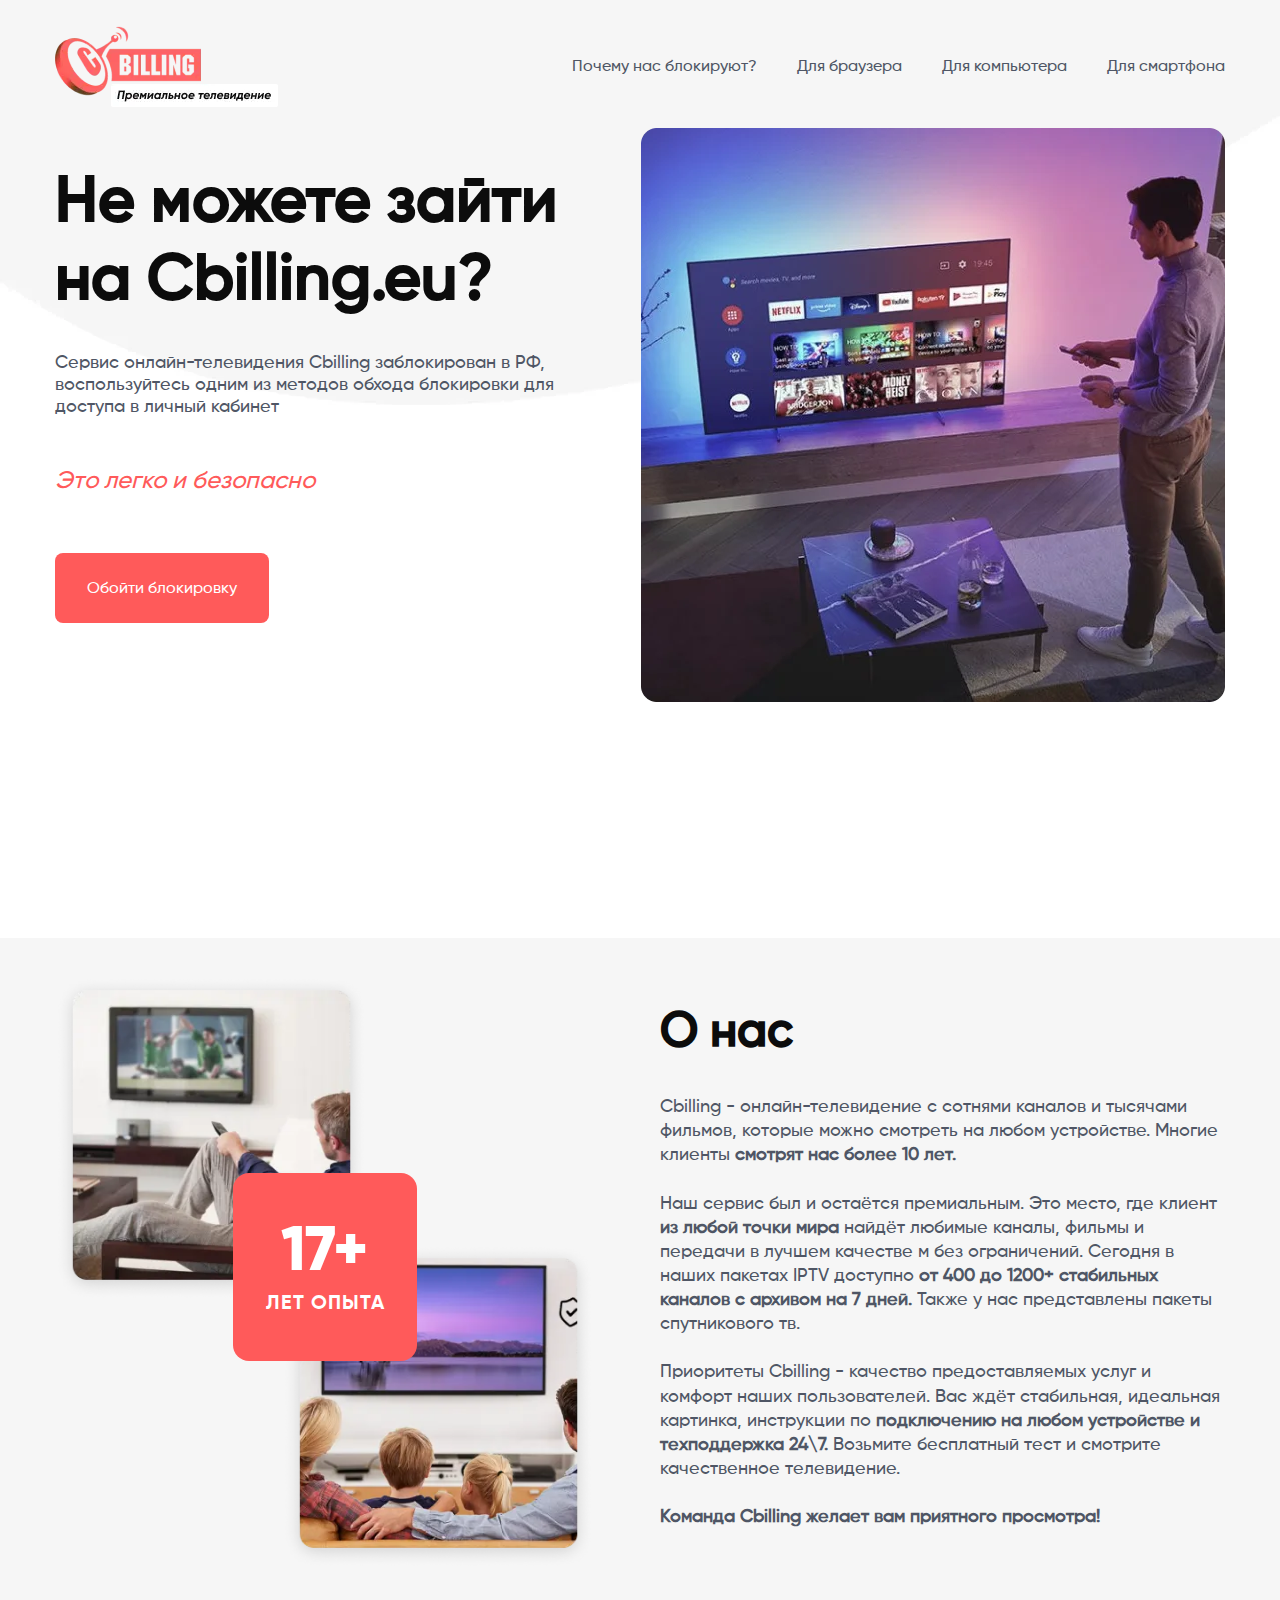
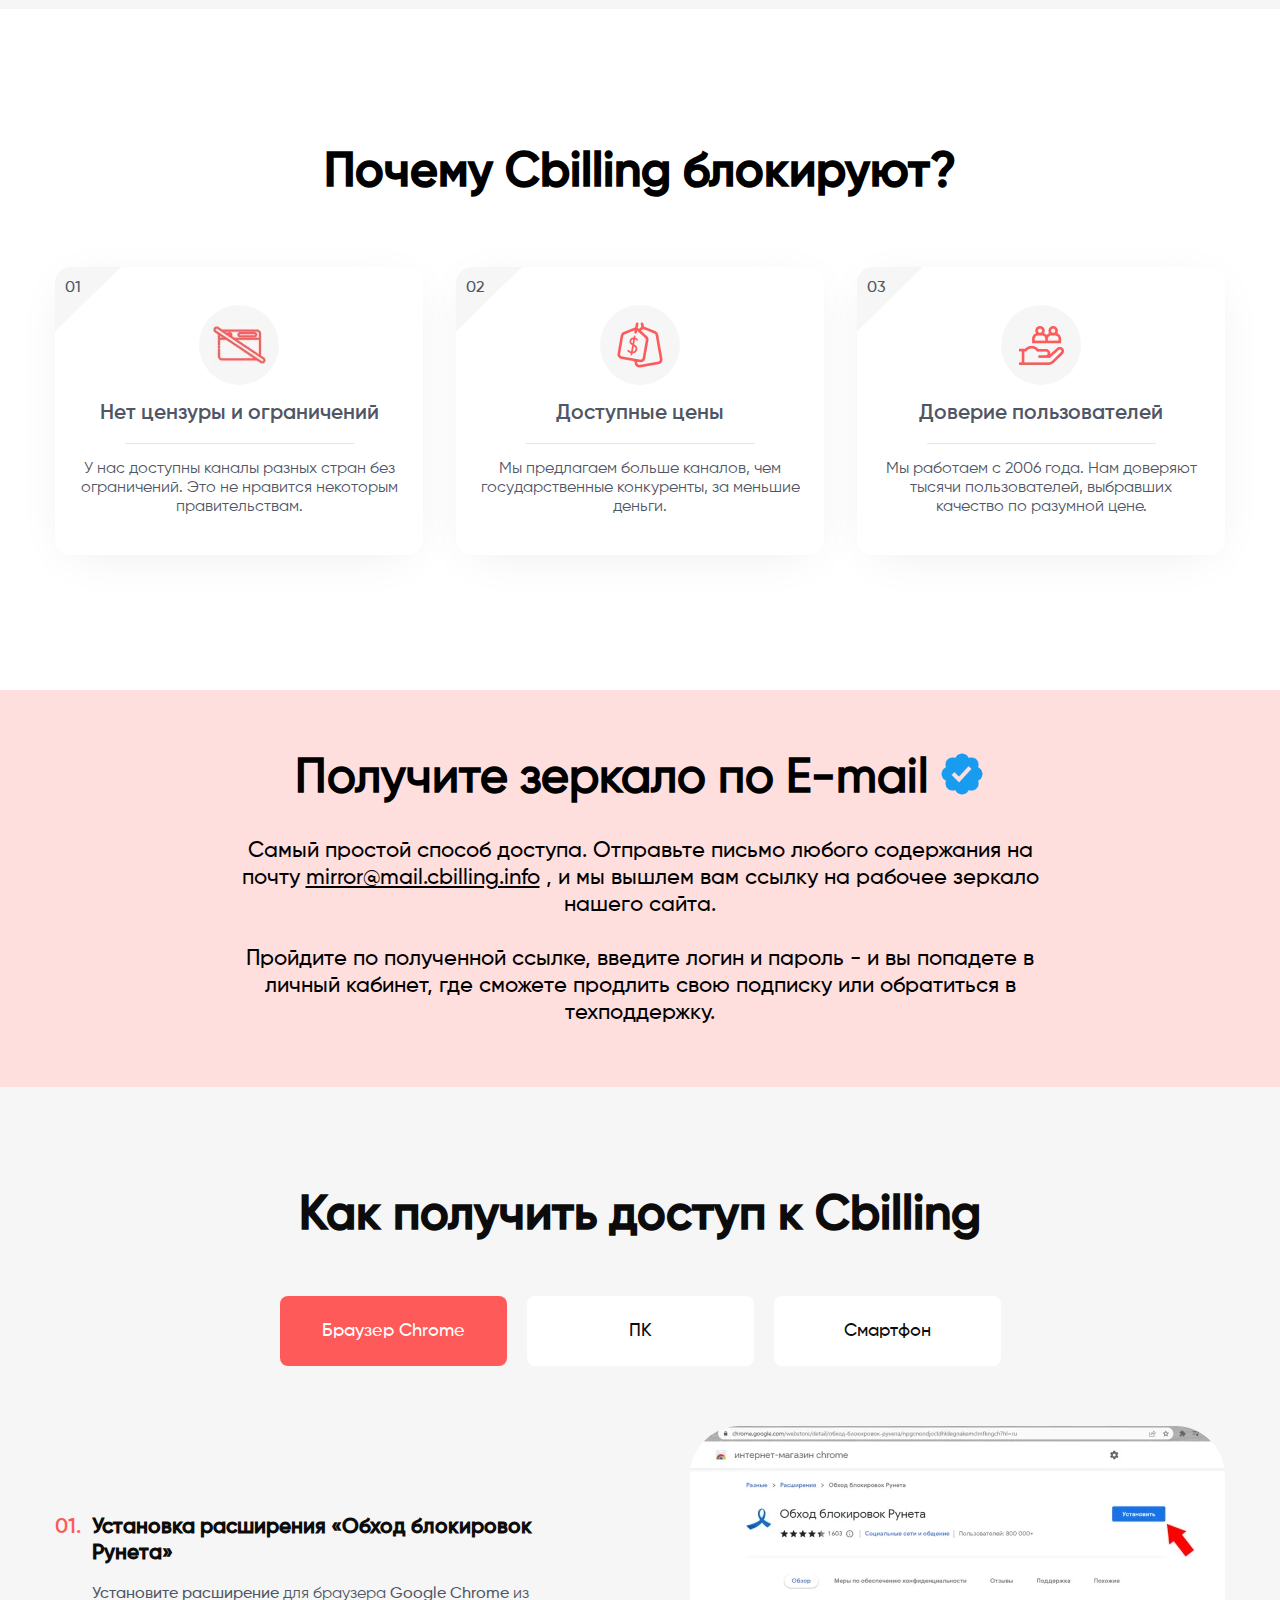
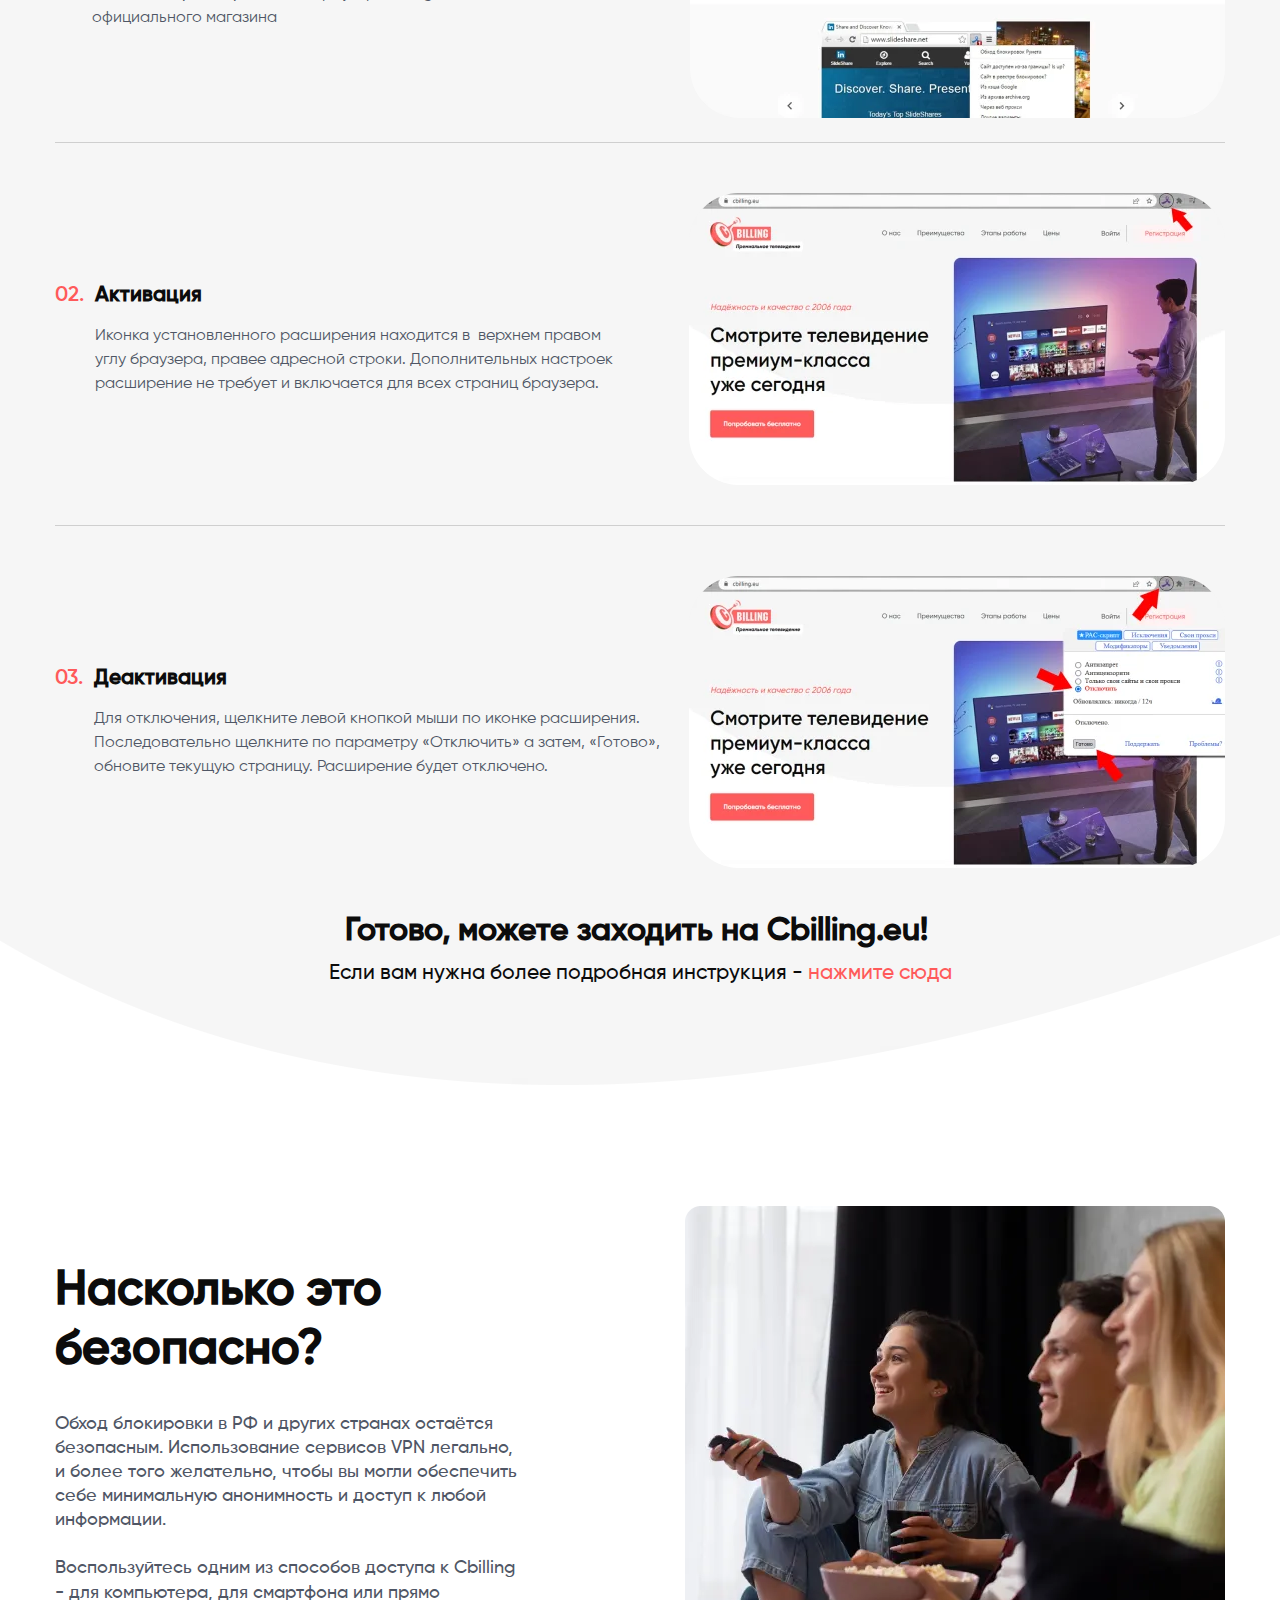
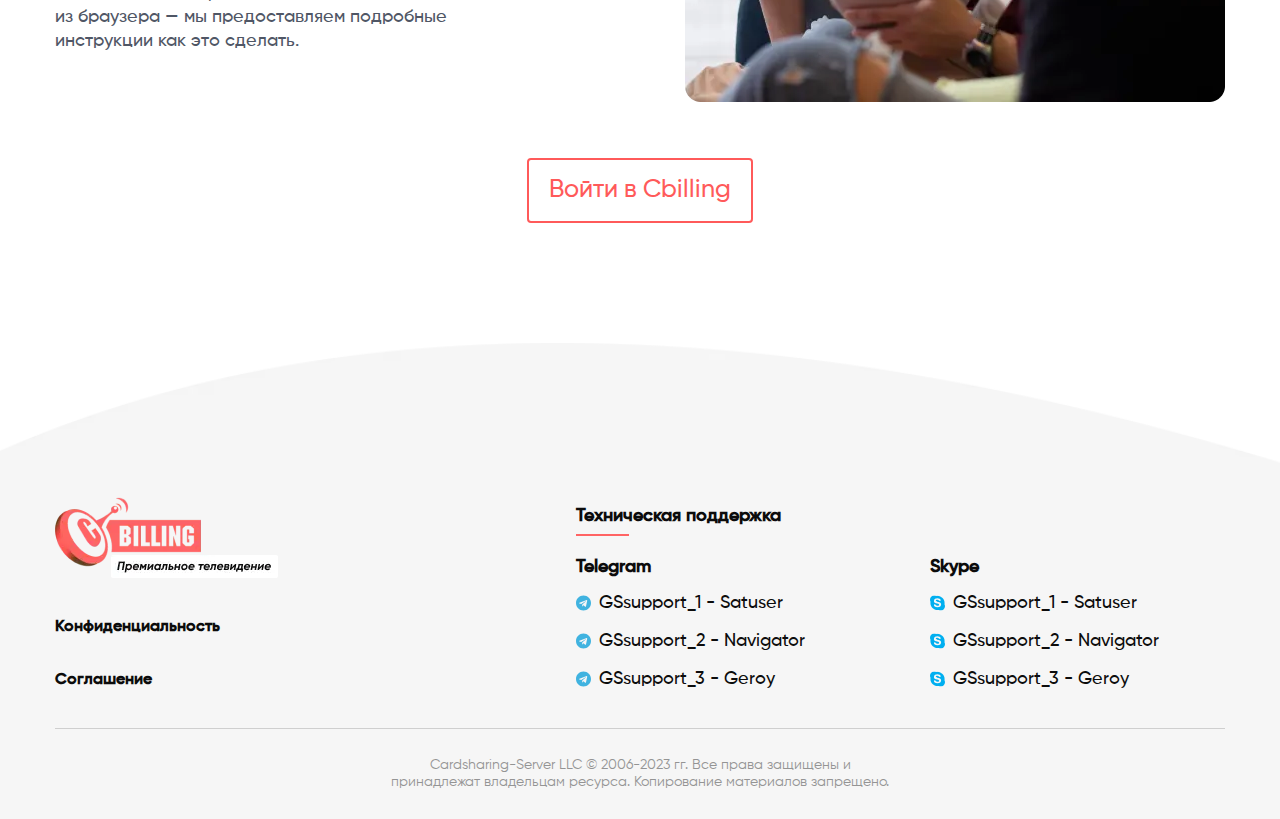
<file: index.html>
<!DOCTYPE html>
<html lang="en">

<head>
    <meta charset="UTF-8">
    <meta name='viewport' content="width=device-width," initial-scale='1.0'>
    <meta name="title" content="Как войти в личный кабинет Cbilling tv? Зеркало и другие способы здесь.">
    <meta name="description" content="Не работает Cbilling eu? Нет доступа в личный кабинет цбиллинг? Воспользуйтесь одним из способов обхода для доступа.">
    <link rel="stylesheet" href="style.css">
    <link rel="icon" href="img/logo.webp">
    <title>Как войти в личный кабинет Cbilling tv? Зеркало и другие способы здесь.</title>
</head>

<body>
    <div class="burger__menu">
        <div class="burger__container">
            <div class="header__logo">
                <a href="index.html"> <img src="img/logo.webp" alt=""> </a>
            </div>
        </div>
        <ul class="burger-list">
            <li class="header__list-item"><a href="#whyWeAreBlocked">Почему нас блокируют?</a></li>
            <li class="header__list-item"><a href="browser.html">Для браузера</a></li>
            <li class="header__list-item"><a href="pc.html">Для компьютера</a></li>
            <li class="header__list-item"><a href="smartphone.html">Для смартфона</a></li>
        </ul>
    </div>
    <header class="header">
        <div class="burger">
            <div class="burger-item first"></div>
            <div class="burger-item second"></div>
            <div class="burger-item last"></div>
        </div>
        <div class="container">
            <div class="header__container">
                <div class="header__logo">
                    <a href="index.html"> <img src="img/logo.webp" alt=""> </a>
                </div>
                <ul class="header__list">
                    <li class="header__list-item"><a href="#whyWeAreBlocked">Почему нас блокируют?</a></li>
                    <li class="header__list-item"><a href="browser.html">Для браузера</a></li>
                    <li class="header__list-item"><a href="pc.html">Для компьютера</a></li>
                    <li class="header__list-item"><a href="smartphone.html">Для смартфона</a></li>
                </ul>
            </div>
            <div class="header__content">
                <div class="header__content-info">
                    <h1>Не можете зайти на Cbilling.eu?</h1>
                    <p class="header__content-info">Сервис онлайн-телевидения Cbilling заблокирован в РФ, воспользуйтесь
                        одним из методов обхода блокировки для доступа в личный кабинет</p>
                    <p class="header__content-italic">Это легко и безопасно</p>
                    <button class="header__button"><a style="color: white;" href="#mirrorWithEmail"> Обойти блокировку</a></button>
                </div>
                <div class="header__content-img">
                    <img src="img/content-header.webp" alt="">
                </div>
            </div>
        </div>
    </header>
    <section class="about__us">
        <div class="container">
            <div class="about__us-container">
                <div class="about__us-img">
                    <img src="img/about-top.webp" class="about__us-top">
                    <img src="img/about.webp" class="about__us-bottom">
                    <div class="about__us-experience">
                        <p class="main__experience">17+</p>
                        <p class="time__experience">Лет опыта</p>
                    </div>
                </div>
                <div class="about__us-content">
                    <h2 class="about__us-main">О нас</h2>
                    <p class="about__us-info">Cbilling - онлайн-телевидение с сотнями каналов и тысячами фильмов,
                        которые можно смотреть на любом устройстве. Многие клиенты <b>смотрят нас более 10 лет.</b> <br>
                        <br>
                        Наш сервис был и остаётся премиальным. Это место, где клиент <b>из любой точки мира</b> найдёт
                        любимые каналы, фильмы и передачи в лучшем качестве м без ограничений. Сегодня в наших пакетах
                        IPTV доступно <b> от 400 до 1200+ стабильных каналов с архивом на 7 дней.</b> Также у нас
                        представлены пакеты спутникового тв. <br> <br>
                        Приоритеты Cbilling - качество предоставляемых услуг и комфорт наших пользователей. Вас ждёт
                        стабильная, идеальная картинка, инструкции по <b>подключению на любом устройстве и техподдержка
                            24\7.</b> Возьмите бесплатный тест и смотрите качественное телевидение. <br> <br>
                        <b>Команда Cbilling желает вам приятного просмотра!</b>
                    </p>
                </div>
            </div>
        </div>
    </section>

    <section id="whyWeAreBlocked">
        <div class="container">
            <h2>Почему Cbilling блокируют?</h2>


            <div class="whyWeAreBlocked__main">
                <div class="whyWeAreBlocked__el">
                    <div class="whyWeAreBlocked__el_svg">
                        <svg xmlns="http://www.w3.org/2000/svg" width="66" height="65" viewBox="0 0 66 65" fill="none">
                            <path d="M0 0V64.5L66 0H0Z" fill="#F6F6F6" />
                        </svg>
                        <p>01</p>
                    </div>

                    <div class="whyWeAreBlocked_centerIcon">
                        <img src="./img/icon1.webp" alt="">
                    </div>

                    <p> Нет цензуры и ограничений</p>
                    <div class="whyWeAre__line"></div>
                    <span>У нас доступны каналы разных стран без ограничений. Это не нравится некоторым
                        правительствам.</span>
                </div>

                <div class="whyWeAreBlocked__el">
                    <div class="whyWeAreBlocked__el_svg">
                        <svg xmlns="http://www.w3.org/2000/svg" width="66" height="65" viewBox="0 0 66 65" fill="none">
                            <path d="M0 0V64.5L66 0H0Z" fill="#F6F6F6" />
                        </svg>
                        <p>02</p>

                    </div>

                    <div class="whyWeAreBlocked_centerIcon">
                        <img src="./img/icon2.webp" alt="">
                    </div>
                    <p> Доступные цены</p>
                    <div class="whyWeAre__line"></div>
                    <span>Мы предлагаем больше каналов, чем государственные конкуренты, за меньшие деньги.</span>
                </div>

                <div class="whyWeAreBlocked__el">
                    <div class="whyWeAreBlocked__el_svg">
                        <svg xmlns="http://www.w3.org/2000/svg" width="66" height="65" viewBox="0 0 66 65" fill="none">
                            <path d="M0 0V64.5L66 0H0Z" fill="#F6F6F6" />
                        </svg>
                        <p>03</p>
                    </div>

                    <div class="whyWeAreBlocked_centerIcon">
                        <img src="./img/icon3.webp" alt="">
                    </div>

                    <p>Доверие пользователей</p>
                    <div class="whyWeAre__line"></div>
                    <span>Мы работаем с 2006 года. Нам доверяют тысячи пользователей, выбравших качество по разумной
                        цене.</span>
                </div>
            </div>
        </div>

    </section>
    <section id="mirrorWithEmail">
        <div class="container">
            <h2>Получите зеркало по E-mail <img width="48px" height="48px" src="./img/verificate.png" alt=""></h2>
            <div>
                Самый простой способ доступа. Отправьте письмо любого содержания на почту <a href="email:mirror@mail.cbilling.info">mirror@mail.cbilling.info</a> , и мы вышлем вам ссылку на рабочее зеркало нашего сайта. 
                <br>
                <br>
                Пройдите по полученной ссылке, введите логин и пароль - и вы попадете в личный кабинет, где сможете продлить свою подписку или обратиться в техподдержку.
            </div>
        </div>
    </section>

    <section id="HowToGetAccess">
        <div class="container">

            <h2>Как получить доступ к Cbilling</h2>
            <div class="howToGetAccess_names">
                <div class="howToGetAccess_name howToGetAccess_name-active">Браузер Chrome</div>
                <div class="howToGetAccess_name">ПК</div>
                <div class="howToGetAccess_name">Смартфон</div>
            </div>
            <div class="HowToGetAccess__chrome  HowToGetAccess-active">
                <div class="howToGetAccess_photosBlock">
                    <div>
                        <div class="howToGetAcces_texts">
                            <div>
                                <span>01.</span>
                            </div>
                            <div>
                                <h3>Установка расширения «Обход блокировок Рунета»</h3>

                                <p>
                                    <a
                                        href="https://chrome.google.com/webstore/detail/обход-блокировок-рунета/npgcnondjocldhldegnakemclmfkngch?hl=ru">Установите
                                        расширение</a>
                                    для браузера <a href="https://www.google.com/intl/ru/chrome/">
                                        Google Chrome</a> из официального магазина
                                </p>
                            </div>
                        </div>
                    </div>
                    <img src="./img/howToGet1.webp" alt="">
                </div>
                <div class="howToGetAccess_photosBlock howToGetAccess_photosBlock2">
                    <div>
                        <div class="howToGetAcces_texts">
                            <div>
                                <span>02.</span>
                            </div>
                            <div>
                                <h3>Активация</h3>

                                <p>
                                    Иконка установленного расширения находится в  верхнем правом углу браузера, правее
                                    адресной строки. Дополнительных настроек расширение не требует и включается для всех
                                    страниц браузера.
                                </p>
                            </div>
                        </div>
                    </div>


                    <img src="./img/howToGet2.webp" alt="">
                </div>

            </div>


            <div class="HowToGetAccess__chrome ">
                <div class="howToGetAccess_photosBlock">
                    <div>
                        <div class="howToGetAcces_texts">
                            <div>
                                <span>01.</span>
                            </div>
                            <div>
                                <h3>Установка PlanetVPN</h3>

                                <p>
                                    Скачайте приложение PlanetVPN  <a href="https://freevpnplanet.com/ru/">
                                        с сайта</a> и установите его.
                                </p>
                            </div>
                        </div>
                    </div>
                    <img src="./img/howToGet4.webp" alt="">
                </div>
                <div class="howToGetAccess_photosBlock">
                    <div>
                        <div class="howToGetAcces_texts">
                            <div>
                                <span>02.</span>
                            </div>
                            <div>
                                <h3>Подключение PlanetVPN</h3>

                                <p>
                                    Запустите программу и нажмите кнопку «Подключить» в главном окне. Через несколько
                                    секунд, подключение станет активным.
                                </p>
                            </div>
                        </div>
                    </div>


                    <img src="./img/howToGet5.webp" alt="">
                </div>

            </div>


            <div class="HowToGetAccess__chrome">
                <div class="howToGetAccess_photosBlock">
                    <div>
                        <div class="howToGetAcces_texts">
                            <div>
                                <span>01.</span>
                            </div>
                            <div>
                                <h3>Установка приложения для Android \ iOS</h3>

                                <p>
                                    Установите приложение «Бесплатный VPN от Planet VPN» из <a
                                        href=" https://play.google.com/store/apps/details?id=com.freevpnplanet&hl=ru ">
                                        Google Play</a>
                                    или <a
                                        href="  https://apps.apple.com/ru/app/%D0%B1%D0%B5%D1%81%D0%BF%D0%BB%D0%B0%D1%82%D0%BD%D1%8B%D0%B9-vpn-%D0%BE%D1%82-planet-vpn/id1410235921">
                                        Appstore</a>.По завершении установки нажмите кнопку «Открыть».
                                </p>
                            </div>
                        </div>
                    </div>
                    <img src="./img/howToGet7.webp" alt="">
                </div>
                <div class="howToGetAccess_photosBlock">
                    <img src="./img/howToGet8.webp" alt="">

                    <div>
                        <div class="howToGetAcces_texts">
                            <div>
                                <h3>Подключение (01)</h3>
                                <p>Нажмите «Подключиться» и подтвердите создание VPN конфигурации, нажав на кнопку
                                    «Понятно».</p>
                            </div>

                        </div>
                    </div>
                </div>


                <div class="howToGetAccess_photosBlock">
                    <div>
                        <div class="howToGetAcces_texts">
                            <h3>Подключение (02)</p>
                            <p>Разрешите приложению отправлять вам уведомление и через несколько секунд, защищенное
                                соединение будет установлено.</p>
                            
                        </div>
                    </div>
                    <img src="./img/howToGet9.webp" alt="">
                </div>

            </div>
        </div>
        <div class="howToGet__chrome2  howToGet__chrome2-active">
            <div class="container">

                <div class="howToGetAccess_photosBlock">
                    <div>
                        <div class="howToGetAcces_texts">
                            <div>
                                <span>03.</span>
                            </div>
                            <div>
                                <h3>Деактивация</h3>

                                <p>
                                    Для отключения, щелкните левой кнопкой мыши по иконке расширения. Последовательно
                                    щелкните по параметру «Отключить» а затем, «Готово», обновите текущую страницу.
                                    Расширение будет отключено. </p>
                            </div>
                        </div>
                    </div>


                    <img src="./img/howToGet3.webp" alt="">
                </div>
                <div class="howToGet__lastText">
                    <h3>Готово, можете заходить на Cbilling.eu! </h3>
                    <p>Если вам нужна более подробная инструкция - <a href="browser.html"> нажмите сюда</a></p>
                </div>
            </div>

        </div>

        <div class="howToGet__chrome2">
            <div class="container">

                <div class="howToGetAccess_photosBlock">
                    <div>
                        <div class="howToGetAcces_texts">
                            <div>
                                <span>03.</span>
                            </div>
                            <div>
                                <h3>Отключение PlanetVPN</h3>

                                <p>
                                    Нажмите кнопку «Отключить» в главном окне программы, и активное соединение
                                    с сервером VPN будет разорвано </p>
                            </div>
                        </div>
                    </div>


                    <img src="./img/howToGet6.webp" alt="">
                </div>
                <div class="howToGet__lastText">
                    <h3>Теперь, используя PlanetVPN, вы можете заходить на Cbilling.eu! </h3>
                    <p>Если вам нужна более подробная инструкция - <a href="pc.html"> нажмите сюда</a></p>
                </div>
            </div>

        </div>
        <div class="howToGet__chrome2 ">
            <div class="container">

                <div class="howToGetAccess_photosBlock">
                    <div>
                        <div class="howToGetAcces_texts">
                            <div>
                                <span>02.</span>
                            </div>
                            <div>
                                <h3>Управление состоянием приложения</h3>

                                <p>
                                    Нажмите иконку «Planet VPN» на рабочем столе, нажмите кнопку «Отключиться» или
                                    «Подключиться» </p>
                            </div>
                        </div>
                    </div>


                </div>
                <div class="howToGet__lastText">
                    <h3>Теперь, используя PlanetVPN, вы можете заходить в личный кабинет Cbilling.eu!  </h3>
                    <p>Если вам нужна более подробная инструкция - <a href="smartphone.html"> нажмите сюда</a></p>
                </div>
            </div>

        </div>
    </section>

    <section class="safety">
        <div class="container">
            <div class="safety__container">
                <div class="safety__info">
                    <h2 class="safety__title">Насколько это безопасно?</h2>
                    <p class="safety__info-text">
                        Обход блокировки в РФ и других странах остаётся безопасным. Использование сервисов VPN легально,
                        и более того желательно, чтобы вы могли обеспечить себе минимальную анонимность и доступ к любой
                        информации. <br> <br>
                        Воспользуйтесь одним из способов доступа к Cbilling - для компьютера, для смартфона или прямо
                        из браузера — мы предоставляем подробные инструкции как это сделать.
                    </p>
                </div>
                <div class="safety__img">
                    <img src="img/safety.webp" alt="">
                </div>
            </div>

            <button><a style="color: inherit;" href="#mirrorWithEmail"> Войти в Cbilling</a></button>
        </div>


    </section>
    <footer class="footer">
        <div class="container">
            <div class="footer__container">
                <div class="footer__logo">
                    <a href="index.html"><img src="img/logo.webp" alt=""></a>
                    <a href="#">Конфиденциальность</a>
                    <a href="#">Соглашение</a>
                </div>
                <div class="footer__lists">
                    <ul class="footer__list">
                        <h5 class="footer__technic">Техническая поддержка</h5>
                        <div class="underscore"></div>
                        <h6 class="footer__name">Telegram</h6>
                        <ul class="main__list">
                            <a href="https://t.me/GSsupport_1">
                                <img src="img/telegram.svg" alt="">
                                <p>GSsupport_1 - Satuser</p>
                            </a>
                            <a href="https://t.me/GSsupport_2">
                                <img src="img/telegram.svg" alt="">
                                <p>GSsupport_2 - Navigator</p>
                            </a>
                            <a href="https://t.me/GSsupport_3">
                                <img src="img/telegram.svg" alt="">
                                <p>GSsupport_3 - Geroy</p>
                            </a>
                        </ul>
                    </ul>
                    <ul class="footer__list footer__be-bottom">
                        <h6 class="footer__name">Skype</h6>
                        <ul class="main__list">
                            <a href="skype:GSsupport_1?call">
                                <img src="img/skype.svg" alt="">
                                <p>GSsupport_1 - Satuser</p>
                            </a>
                            <a href="skype:GSsupport_2?call">
                                <img src="img/skype.svg" alt="">
                                <p>GSsupport_2 - Navigator</p>
                            </a>
                            <a href="skype:GSsupport_3?call">
                                <img src="img/skype.svg" alt="">
                                <p>GSsupport_3 - Geroy</p>
                            </a>
                        </ul>
                    </ul>

                </div>
            </div>
            <div class="footer__underscore"></div>
            <div class="footer__rights">
                <p class="footer__right">Cardsharing-Server LLC © 2006-2023 гг. Все права защищены и принадлежат
                    владельцам ресурса. Копирование материалов запрещено.</p>
            </div>
        </div>
    </footer>

    <script src="./script.js"></script>
</body>

</html>
</file>
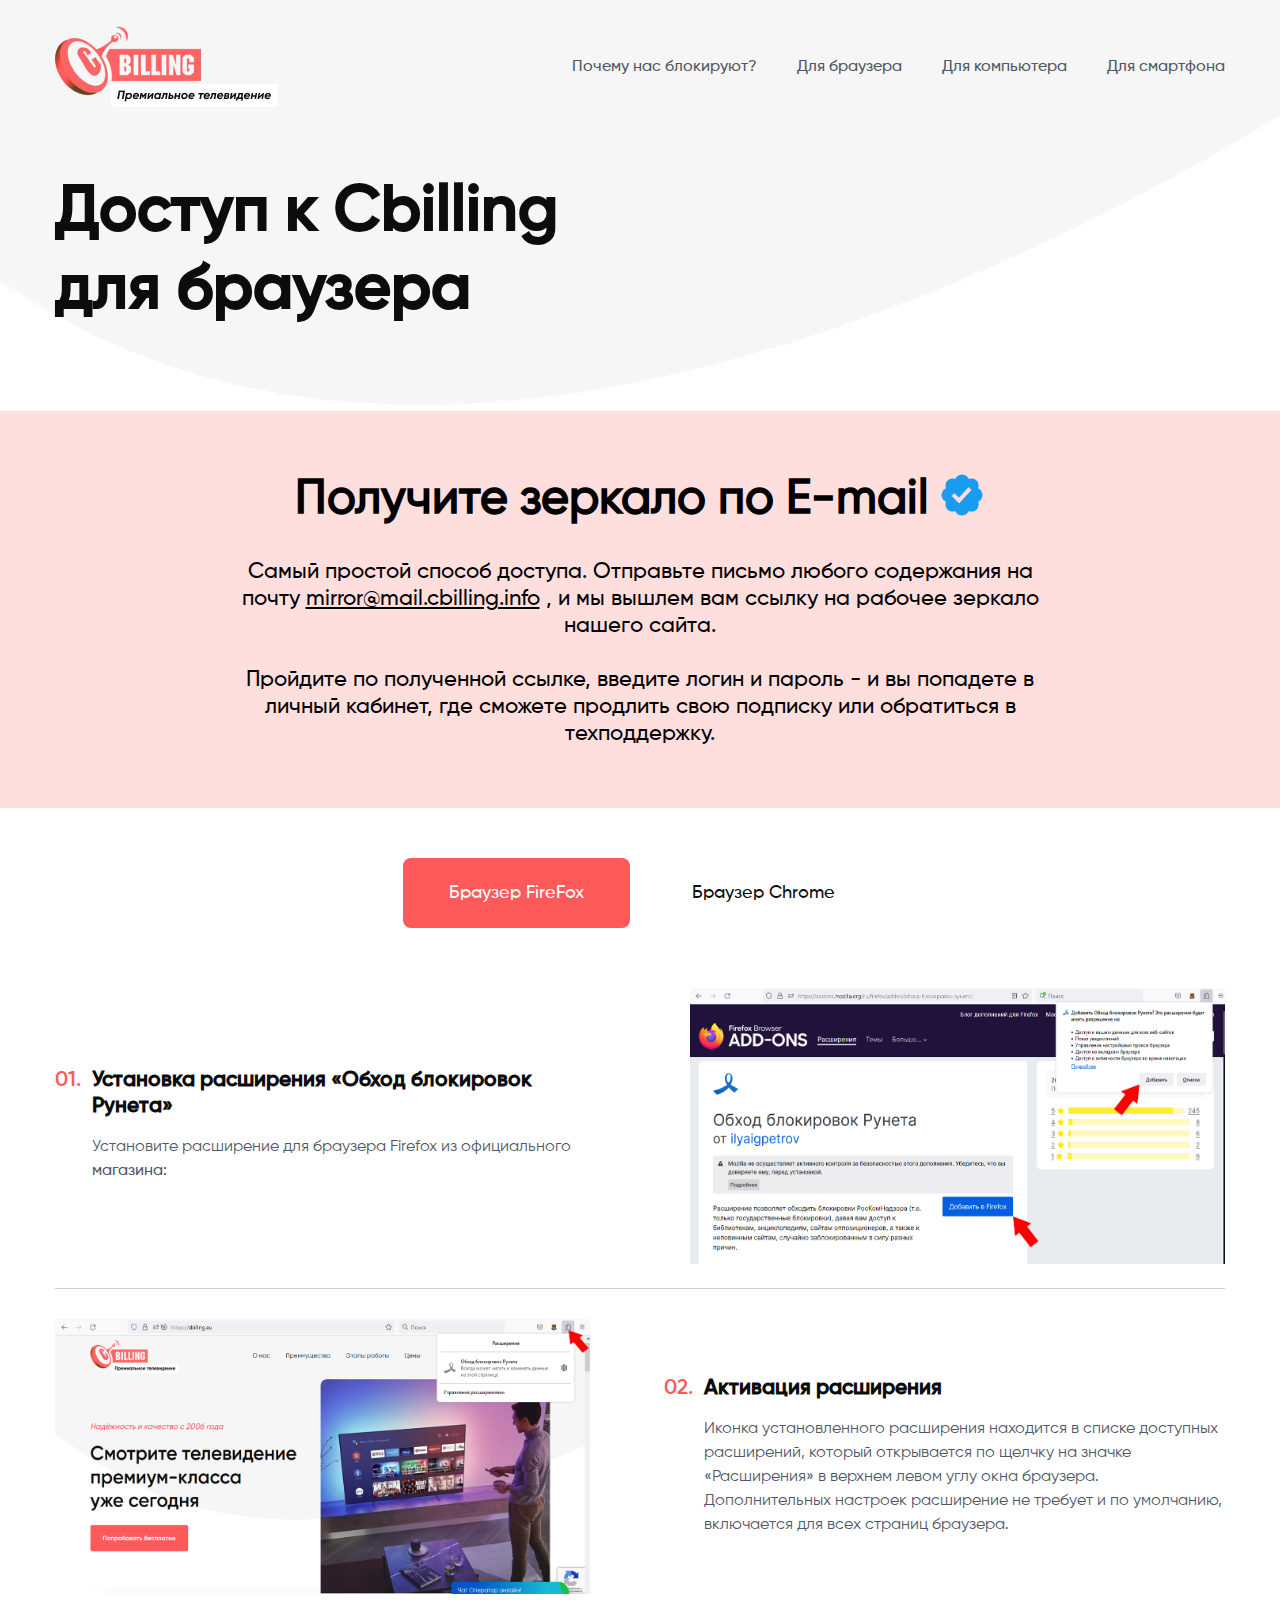
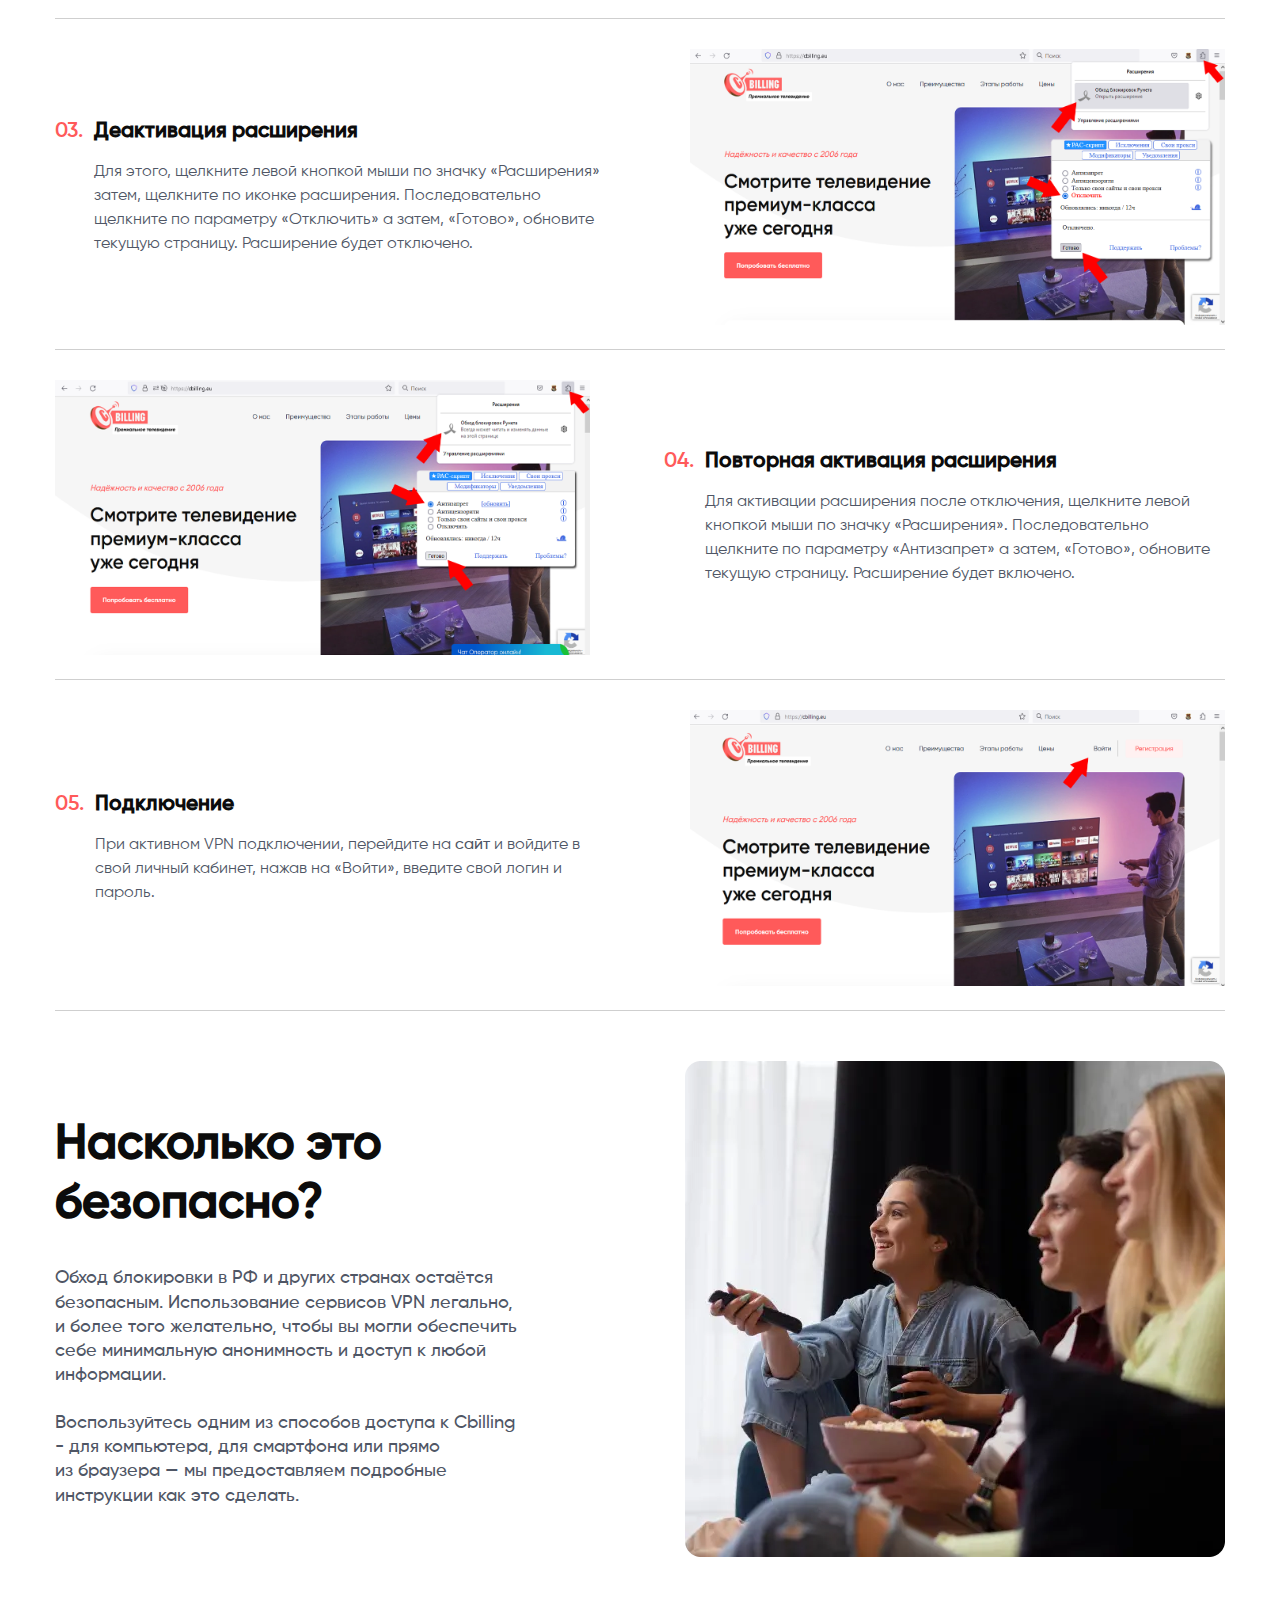
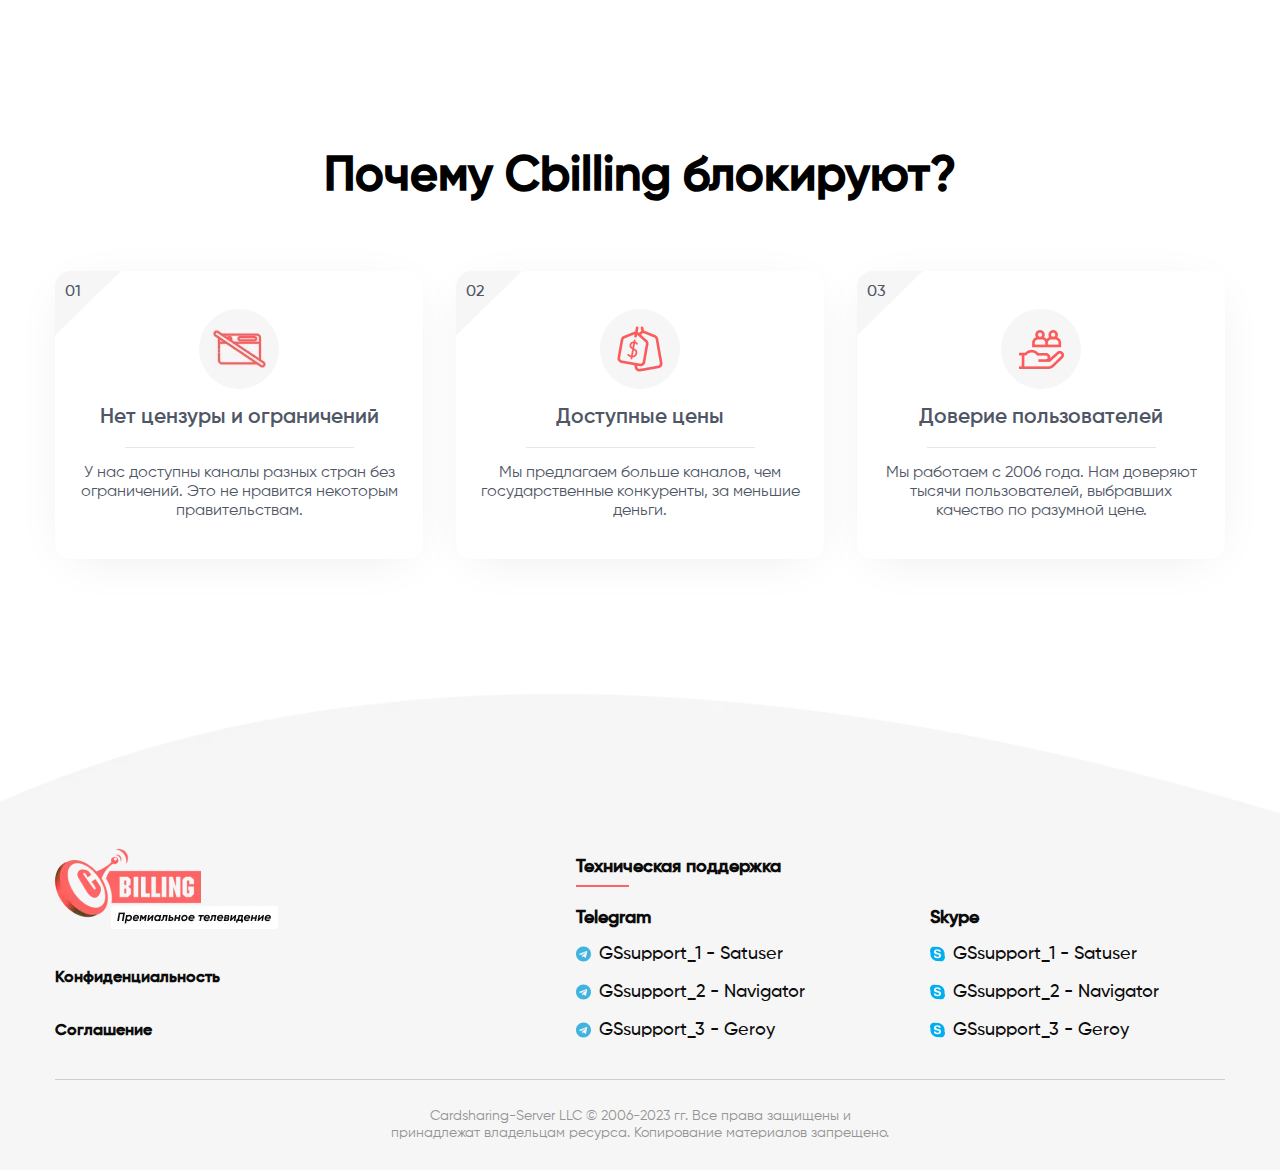
<file: browser.html>
<!DOCTYPE html>
<html lang="en">

<head>
    <meta charset="UTF-8">
    <meta name="viewport" content="width=device-width, initial-scale=1.0">
    <meta name="title" content="Как войти в личный кабинет цбиллинг? Зеркало и другие способы здесь.">
    <meta name="description" content="Не работает цбиллинг? Нет доступа в личный кабинет cbilling? Зайдите на зеркало или используйте VPN.">
    <title>Как войти в личный кабинет цбиллинг? Зеркало и другие способы здесь.</title>
    <link rel="stylesheet" href="style.css">
    <link rel="icon" href="img/logo.webp">
</head>

<body> 
    <div class="burger__menu">
        <div class="burger__container">
            <div class="header__logo">
                <a href="index.html"> <img src="img/logo.webp" alt=""> </a>
            </div>
        </div>
        <ul class="burger-list">
            <li class="header__list-item"><a href="#whyWeAreBlocked">Почему нас блокируют?</a></li>
            <li class="header__list-item"><a href="browser.html">Для браузера</a></li>
            <li class="header__list-item"><a href="pc.html">Для компьютера</a></li>
            <li class="header__list-item"><a href="smartphone.html">Для смартфона</a></li>
        </ul>
    </div>
    <header class="header header2">
        <div class="burger">
            <div class="burger-item first"></div>
            <div class="burger-item second"></div>
            <div class="burger-item last"></div>
        </div>
        <div class="container">
            <div class="header__container">
                <div class="header__logo">
                    <a href="index.html"> <img src="img/logo.webp" alt=""> </a>
                </div>
                <ul class="header__list">
                    <li class="header__list-item"><a href="#whyWeAreBlocked">Почему нас блокируют?</a></li>
                    <li class="header__list-item"><a href="browser.html">Для браузера</a></li>
                    <li class="header__list-item"><a href="pc.html">Для компьютера</a></li>
                    <li class="header__list-item"><a href="smartphone.html">Для смартфона</a></li>
                </ul>
            </div>

        <h1 style="margin-top: 60px;"> Доступ к Cbilling для браузера</h1>
            
            </div>
    </header>
    <section style="margin: 0 0 50px;" id="mirrorWithEmail">
        <div class="container">
            <h2>Получите зеркало по E-mail <img width="48px" height="48px" src="./img/verificate.png" alt=""></h2>
            <div>
                Самый простой способ доступа. Отправьте письмо любого содержания на почту <a href="email:mirror@mail.cbilling.info">mirror@mail.cbilling.info</a> , и мы вышлем вам ссылку на рабочее зеркало нашего сайта. 
                <br>
                <br>
                Пройдите по полученной ссылке, введите логин и пароль - и вы попадете в личный кабинет, где сможете продлить свою подписку или обратиться в техподдержку.
            </div>
        </div>
    </section>
    <div class="container">

        <div class="howToGetAccess_names howToGetAccess_names2">
            <div class="howToGetAccess_name howToGetAccess_name-active">Браузер FireFox</div>
            <div class="howToGetAccess_name">Браузер Chrome</div>
        </div>

            <div class="howToGet__firefox howToGet__firefox-active">



                <div class="howToGetAccess_photosBlock">
                    <div>
                        <div class="howToGetAcces_texts">
                            <div>
                                <span>01.</span>
                            </div>
                            <div>
                                <h3>Установка расширения «Обход блокировок Рунета»</h3>

                                <p>
                                    Установите расширение для браузера Firefox из официального 
                                    <a href="
                                https://addons.mozilla.org/ru/firefox/addon/обход-блокировок-рунета/
                                ">

                                        магазина:
                                    </a>


                                </p>
                            </div>
                        </div>
                    </div>


                    <img width="535px" src="./img/firefox/001.webp" alt="">
                </div>



                <div class="howToGetAccess_photosBlock">
                    <img width="535px" src="./img/firefox/002.webp" alt="">

                    <div>
                        <div class="howToGetAcces_texts">
                            <div>
                                <span>02.</span>
                            </div>
                            <div>
                                <h3>Активация расширения</h3>

                                <p>
                                    Иконка установленного расширения находится в списке доступных расширений, который
                                    открывается по щелчку на значке «Расширения» в верхнем левом углу окна браузера.
                                    Дополнительных настроек расширение не требует и по умолчанию, включается для всех
                                    страниц браузера.


                                </p>
                            </div>
                        </div>
                    </div>


                </div>

                <div class="howToGetAccess_photosBlock">

                    <div>
                        <div class="howToGetAcces_texts">
                            <div>
                                <span>03.</span>
                            </div>
                            <div>
                                <h3>Деактивация расширения</h3>

                                <p>
                                    Для этого, щелкните левой кнопкой мыши по значку «Расширения» затем, щелкните по
                                    иконке
                                    расширения. Последовательно щелкните по параметру «Отключить» а затем, «Готово»,
                                    обновите текущую страницу. Расширение будет отключено.
                                </p>
                            </div>
                        </div>
                    </div>

                    <img width="535px" src="./img/firefox/003.webp" alt="">

                </div>

                <div class="howToGetAccess_photosBlock">
                    <img width="535px" src="./img/firefox/004.webp" alt="">

                    <div>
                        <div class="howToGetAcces_texts">
                            <div>
                                <span>04.</span>
                            </div>
                            <div>
                                <h3>Повторная активация расширения</h3>

                                <p>
                                    Для активации расширения после отключения, щелкните левой кнопкой мыши по значку
                                    «Расширения». Последовательно щелкните по параметру «Антизапрет» а затем, «Готово»,
                                    обновите текущую страницу. Расширение будет включено.

                                </p>
                            </div>
                        </div>
                    </div>


                </div>


                <div class="howToGetAccess_photosBlock">

                    <div>
                        <div class="howToGetAcces_texts">
                            <div>
                                <span>05.</span>
                            </div>
                            <div>
                                <h3>Подключение</h3>

                                <p>
                                    При активном VPN подключении, перейдите на <a href="https://cbilling.eu">
                                        сайт</a> и войдите в свой
                                    личный кабинет, нажав на «Войти», введите свой логин и пароль.
                                </p>
                            </div>
                        </div>
                    </div>
                    <img width="535px" src="./img/firefox/005.webp" alt="">


                </div>
            </div>



            <div class="howToGet__firefox">



                <div class="howToGetAccess_photosBlock">
                    <div>
                        <div class="howToGetAcces_texts">
                            <div>
                                <span>01.</span>
                            </div>
                            <div>
                                <h3>Установка расширения «Обход блокировок Рунета»</h3>

                                <p>
                                    Установите расширение для браузера Google Chrome из официального

                                    <a href="
                                    https://chrome.google.com/webstore/detail/обход-блокировок-рунета/npgcnondjocldhldegnakemclmfkngch?hl=ru
                                    ">

                                        магазина:

                                    </a>


                                </p>
                            </div>
                        </div>
                    </div>


                    <img width="535px" src="./img/chrome/001.webp" alt="">
                </div>



                <div class="howToGetAccess_photosBlock">
                    <img width="535px" src="./img/chrome/002.webp" alt="">

                    <div>
                        <div class="howToGetAcces_texts">
                            <div>
                                <span>02.</span>
                            </div>
                            <div>
                                <h3>Активация</h3>

                                <p>
                                    Иконка установленного расширения находится в верхнем правом углу браузера, правее
                                    адресной строки. Дополнительных настроек расширение не требует и включается для всех
                                    страниц браузера.


                                </p>
                            </div>
                        </div>
                    </div>


                </div>

                <div class="howToGetAccess_photosBlock">

                    <div>
                        <div class="howToGetAcces_texts">
                            <div>
                                <span>03.</span>
                            </div>
                            <div>
                                <h3>Деактивация </h3>

                                <p>
                                    Для отключения, щелкните левой кнопкой мыши по иконке расширения. Последовательно
                                    щелкните по параметру «Отключить» а затем, «Готово», обновите текущую страницу.
                                    Расширение будет отключено.

                                </p>
                            </div>
                        </div>
                    </div>

                    <img width="535px" src="./img/chrome/003.webp" alt="">

                </div>

                <div class="howToGetAccess_photosBlock">
                    <img width="535px" src="./img/chrome/004.webp" alt="">

                    <div>
                        <div class="howToGetAcces_texts">
                            <div>
                                <span>04.</span>
                            </div>
                            <div>
                                <h3>Повторная активация</h3>

                                <p>
                                    Для активации после отключения, щелкните левой кнопкой мыши по иконке расширения.
                                    Последовательно щелкните по параметру «Антизапрет» а затем, «Готово», обновите
                                    текущую страницу. Расширение будет включено.

                                </p>
                            </div>
                        </div>
                    </div>


                </div>


                <div class="howToGetAccess_photosBlock">

                    <div>
                        <div class="howToGetAcces_texts">
                            <div>
                                <span>05.</span>
                            </div>
                            <div>
                                <h3>Подключение</h3>

                                <p>
                                    При активном VPN подключении, перейдите на  <a href="https://cbilling.eu">
                                        сайт</a> и войдите в свой
                                    личный кабинет, нажав на «Войти», введите свой логин и пароль.
                                </p>
                            </div>
                        </div>
                    </div>
                <img width="535px" src="./img/chrome/005.webp" alt="">


            </div>
        </div>

     </div>




    <section class="safety safety2">
        <div class="container">
            <div class="safety__container">
                <div class="safety__info">
                    <h2 class="safety__title">Насколько это безопасно?</h2>
                    <p class="safety__info-text">
                        Обход блокировки в РФ и других странах остаётся безопасным. Использование сервисов VPN легально,
                        и более того желательно, чтобы вы могли обеспечить себе минимальную анонимность и доступ к любой
                        информации. <br> <br>
                        Воспользуйтесь одним из способов доступа к Cbilling - для компьютера, для смартфона или прямо
                        из браузера — мы предоставляем подробные инструкции как это сделать.
                    </p>
                </div>
                <div class="safety__img">
                    <img src="img/safety.webp" alt="">
                </div>
            </div>
        </div>
    </section>
    <section id="whyWeAreBlocked">
        <div class="container">
            <h2>Почему Cbilling блокируют?</h2>


            <div class="whyWeAreBlocked__main">
                <div class="whyWeAreBlocked__el">
                    <div class="whyWeAreBlocked__el_svg">
                        <svg xmlns="http://www.w3.org/2000/svg" width="66" height="65" viewBox="0 0 66 65" fill="none">
                            <path d="M0 0V64.5L66 0H0Z" fill="#F6F6F6" />
                        </svg>
                        <p>01</p>
                    </div>

                    <div class="whyWeAreBlocked_centerIcon">
                        <img src="./img/icon1.webp" alt="">
                    </div>

                    <p> Нет цензуры и ограничений</p>
                    <div class="whyWeAre__line"></div>
                    <span>У нас доступны каналы разных стран без ограничений. Это не нравится некоторым
                        правительствам.</span>
                </div>

                <div class="whyWeAreBlocked__el">
                    <div class="whyWeAreBlocked__el_svg">
                        <svg xmlns="http://www.w3.org/2000/svg" width="66" height="65" viewBox="0 0 66 65" fill="none">
                            <path d="M0 0V64.5L66 0H0Z" fill="#F6F6F6" />
                        </svg>
                        <p>02</p>

                    </div>

                    <div class="whyWeAreBlocked_centerIcon">
                        <img src="./img/icon2.webp" alt="">
                    </div>
                    <p> Доступные цены</p>
                    <div class="whyWeAre__line"></div>
                    <span>Мы предлагаем больше каналов, чем государственные конкуренты, за меньшие деньги.</span>
                </div>

                <div class="whyWeAreBlocked__el">
                    <div class="whyWeAreBlocked__el_svg">
                        <svg xmlns="http://www.w3.org/2000/svg" width="66" height="65" viewBox="0 0 66 65" fill="none">
                            <path d="M0 0V64.5L66 0H0Z" fill="#F6F6F6" />
                        </svg>
                        <p>03</p>
                    </div>

                    <div class="whyWeAreBlocked_centerIcon">
                        <img src="./img/icon3.webp" alt="">
                    </div>

                    <p>Доверие пользователей</p>
                    <div class="whyWeAre__line"></div>
                    <span>Мы работаем с 2006 года. Нам доверяют тысячи пользователей, выбравших качество по разумной
                        цене.</span>
                </div>
            </div>
        </div>

    </section>
    <footer class="footer">
        <div class="container">
            <div class="footer__container">
                <div class="footer__logo">
                    <a href="index.html"><img src="img/logo.webp" alt=""></a>
                    <a href="#">Конфиденциальность</a>
                    <a href="#">Соглашение</a>
                </div>
                <div class="footer__lists">
                    <ul class="footer__list">
                        <h5 class="footer__technic">Техническая поддержка</h5>
                        <div class="underscore"></div>
                        <h6 class="footer__name">Telegram</h6>
                        <ul class="main__list">
                            <a href="https://t.me/GSsupport_1">
                                <img src="img/telegram.svg" alt="">
                                <p>GSsupport_1 - Satuser</p>
                            </a>
                            <a href="https://t.me/GSsupport_2">
                                <img src="img/telegram.svg" alt="">
                                <p>GSsupport_2 - Navigator</p>
                            </a>
                            <a href="https://t.me/GSsupport_3">
                                <img src="img/telegram.svg" alt="">
                                <p>GSsupport_3 - Geroy</p>
                            </a>
                        </ul>
                    </ul>
                    <ul class="footer__list footer__be-bottom">
                        <h6 class="footer__name">Skype</h6>
                        <ul class="main__list">
                            <a href="skype:GSsupport_1?call">
                                <img src="img/skype.svg" alt="">
                                <p>GSsupport_1 - Satuser</p>
                            </a>
                            <a href="skype:GSsupport_2?call">
                                <img src="img/skype.svg" alt="">
                                <p>GSsupport_2 - Navigator</p>
                            </a>
                            <a href="skype:GSsupport_3?call">
                                <img src="img/skype.svg" alt="">
                                <p>GSsupport_3 - Geroy</p>
                            </a>
                        </ul>
                    </ul>

                </div>
            </div>
            <div class="footer__underscore"></div>
            <div class="footer__rights">
                <p class="footer__right">Cardsharing-Server LLC © 2006-2023 гг. Все права защищены и принадлежат
                    владельцам ресурса. Копирование материалов запрещено.</p>
            </div>
        </div>
    </footer>














    <script src="./script.js"></script>
</body>

</html>
</file>
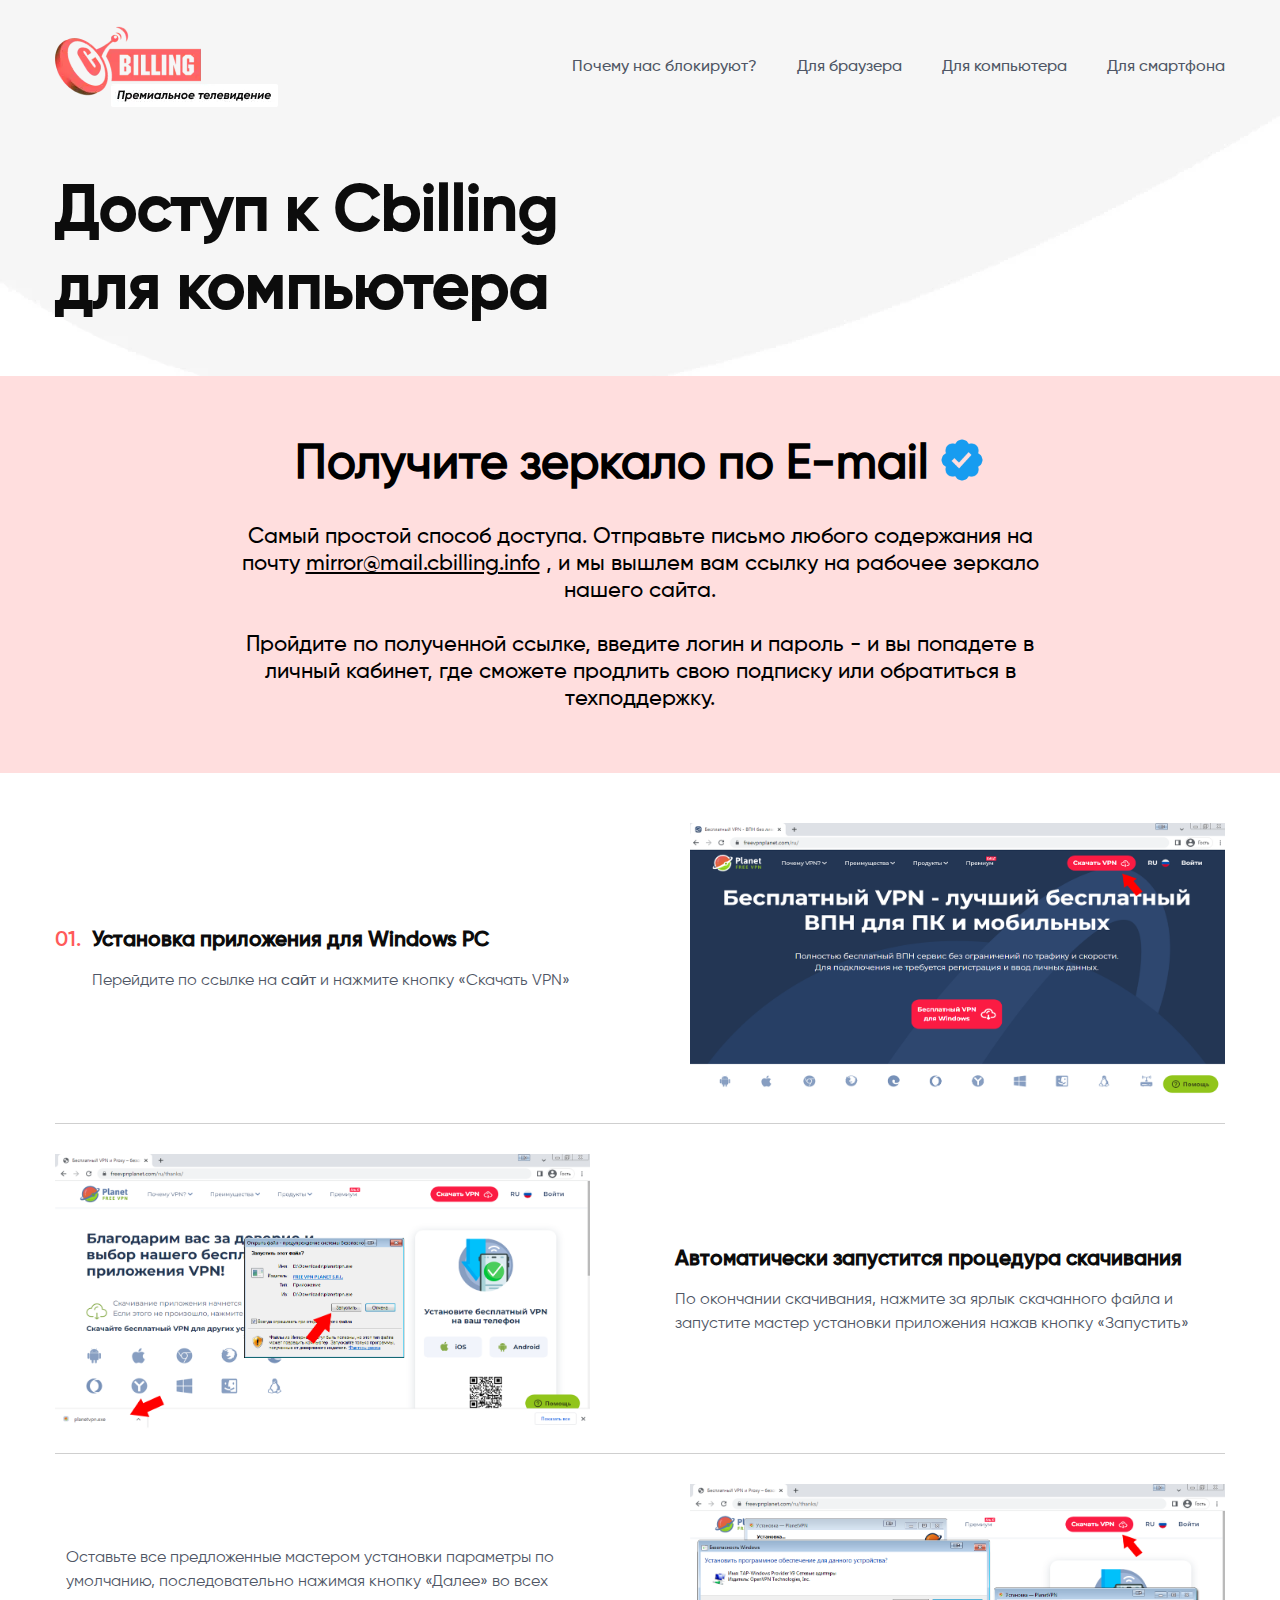
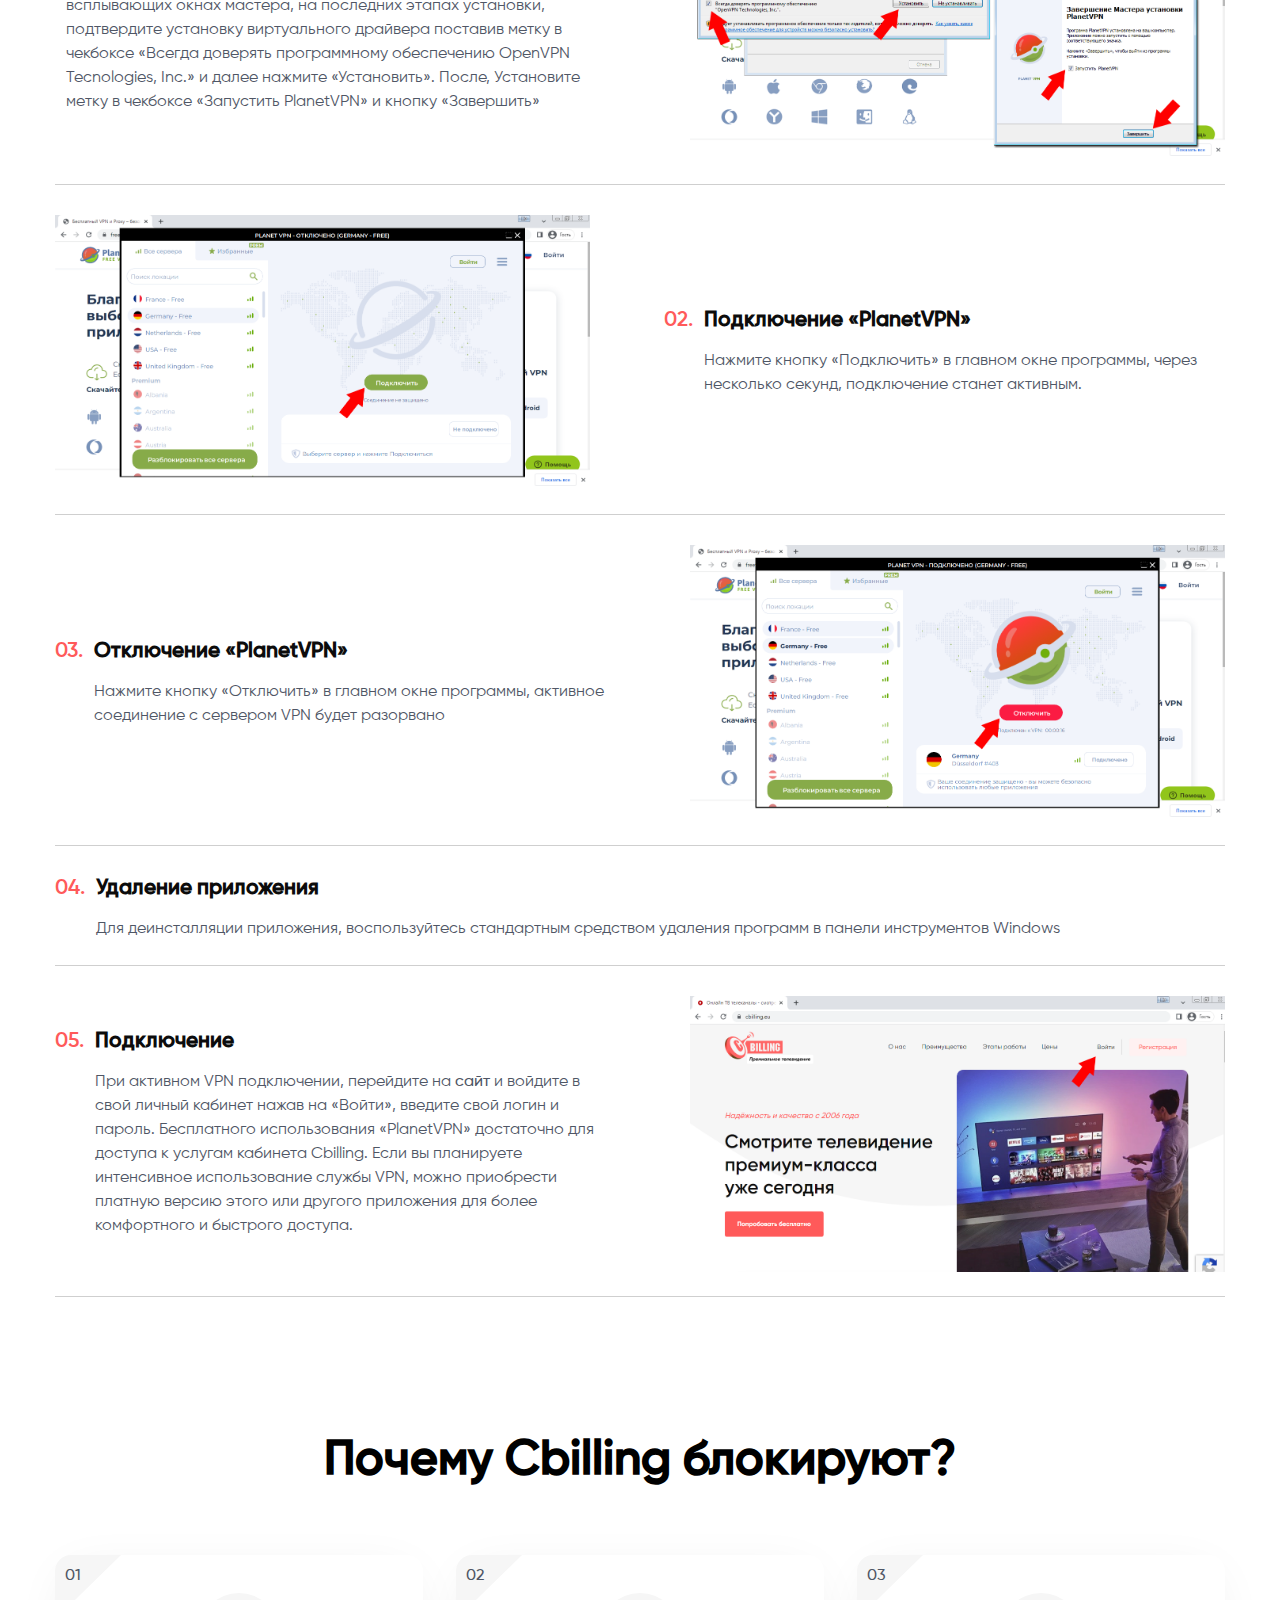
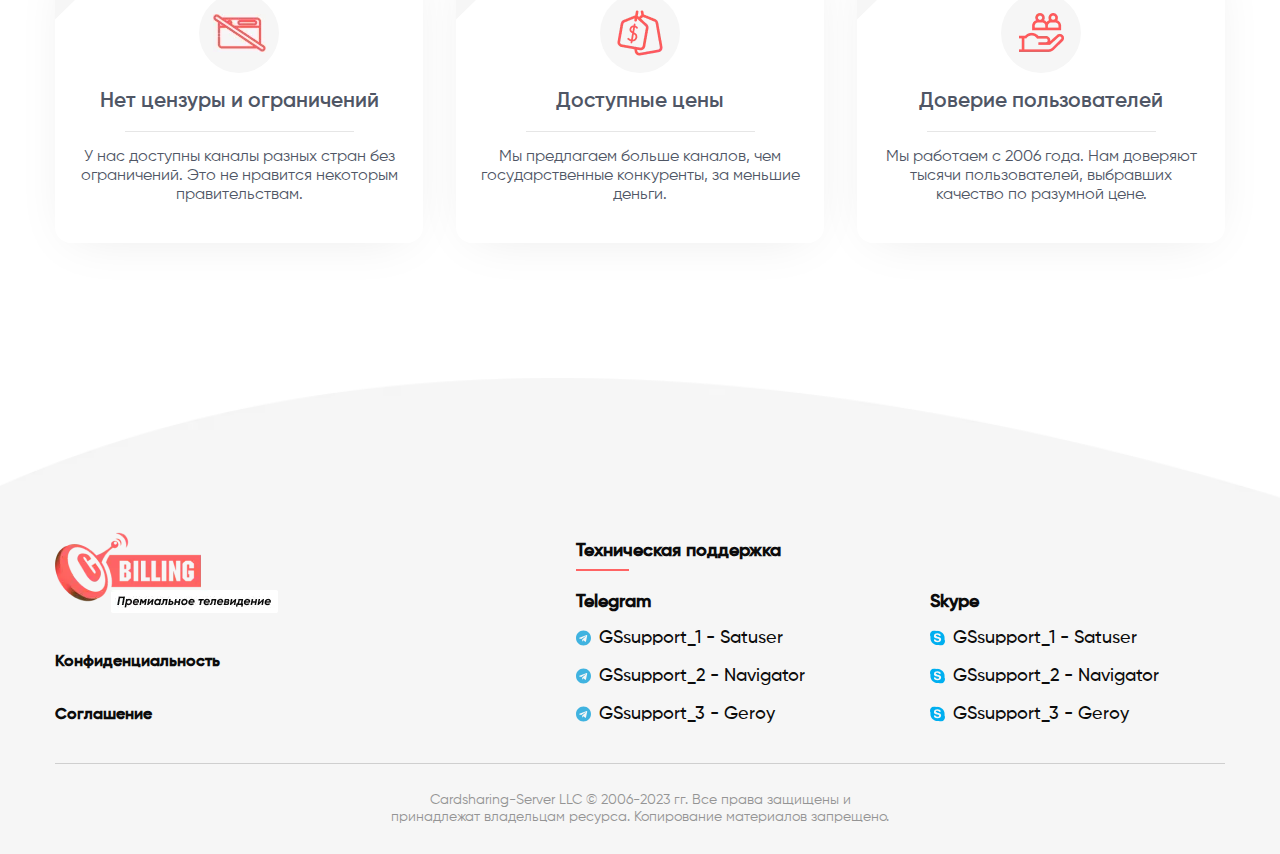
<file: pc.html>
<!DOCTYPE html>
<html lang="en">

<head>
    <meta charset="UTF-8">
    <meta name='viewport' content="width=device-width," initial-scale='1.0'>
    <link rel="stylesheet" href="style.css">
    <meta name="title" content="Как войти в личный кабинет сибиллинг? С Windows и MAC пк.">
    <meta name="description" content="Не работает сибиллинг? Нет доступа в личный кабинет cbilling? Обойдите блокировку одним из способов.">
    <link rel="icon" href="img/logo.webp">
    <title>Как войти в личный кабинет сибиллинг? С Windows и MAC пк.</title>
</head>

<body>
    <div class="burger__menu">
        <div class="burger__container">
            <div class="header__logo">
                <a href="index.html"> <img src="img/logo.webp" alt=""> </a>
            </div>
        </div>
        <ul class="burger-list">
            <li class="header__list-item"><a href="#whyWeAreBlocked">Почему нас блокируют?</a></li>
            <li class="header__list-item"><a href="browser.html">Для браузера</a></li>
            <li class="header__list-item"><a href="pc.html">Для компьютера</a></li>
            <li class="header__list-item"><a href="smartphone.html">Для смартфона</a></li>
        </ul>
    </div>
    <header class="header" style='padding-bottom: 15px;'>
        <div class="burger">
            <div class="burger-item first"></div>
            <div class="burger-item second"></div>
            <div class="burger-item last"></div>
        </div>
        <div class="container">
            <div class="header__container">
                <div class="header__logo">
                    <a href="index.html"> <img src="img/logo.webp" alt=""> </a>
                </div>
                <ul class="header__list">
                    <li class="header__list-item"><a href="#whyWeAreBlocked">Почему нас блокируют?</a></li>
                    <li class="header__list-item"><a href="browser.html">Для браузера</a></li>
                    <li class="header__list-item"><a href="pc.html">Для компьютера</a></li>
                    <li class="header__list-item"><a href="smartphone.html">Для смартфона</a></li>
                </ul>
            </div>
            <h1 style="margin-top: 60px;"> Доступ к Cbilling для компьютера</h1>

        </div>

    </header>
   
    <section style="margin: 0 0 50px;" id="mirrorWithEmail">
        <div class="container">
            <h2>Получите зеркало по E-mail <img width="48px" height="48px" src="./img/verificate.png" alt=""></h2>
            <div>
                Самый простой способ доступа. Отправьте письмо любого содержания на почту <a href="email:mirror@mail.cbilling.info">mirror@mail.cbilling.info</a> , и мы вышлем вам ссылку на рабочее зеркало нашего сайта. 
                <br>
                <br>
                Пройдите по полученной ссылке, введите логин и пароль - и вы попадете в личный кабинет, где сможете продлить свою подписку или обратиться в техподдержку.
            </div>
        </div>
    </section>
    <div class="container">

            <div class="howToGetAccessPC">

                <div class="howToGetAccess_photosBlock">
                    <div>
                        <div class="howToGetAcces_texts">
                            <div>
                                <span>01.</span>
                            </div>
                            <div>
                                <h3>Установка приложения для Windows PC</h3>

                                <p>Перейдите по ссылке на  <a
                                        href="https://freevpnplanet.com/ru/">сайт </a> и
                                    нажмите кнопку «Скачать VPN»</p>
                            </div>
                        </div>
                    </div>
                    <img width="535px" src="./img/pc/001.webp" alt="">
                </div>
                <div class="howToGetAccess_photosBlock">
                    <img width="535px" src="./img/pc/002.webp" alt="">
                    <div>
                        <div class="howToGetAcces_texts">
                            <div>
                            </div>
                            <div>
                                <h3>
                                    Автоматически запустится процедура скачивания</h3>

                                <p>
                                    По окончании скачивания, нажмите за ярлык скачанного файла и запустите мастер
                                    установки приложения нажав кнопку «Запустить»
                                </p>
                            </div>
                        </div>
                    </div>

                </div>
                <div class="howToGetAccess_photosBlock">

                    <div>
                        <div class="howToGetAcces_texts">
                            <div>
                            </div>
                            <div>

                                <p>Оставьте все предложенные мастером установки параметры по умолчанию, последовательно
                                    нажимая кнопку «Далее» во всех всплывающих окнах мастера, на последних этапах
                                    установки, подтвердите установку виртуального драйвера поставив метку в чекбоксе
                                    «Всегда доверять программному обеспечению OpenVPN Tecnologies, Inc.» и далее нажмите
                                    «Установить». После, Установите метку в чекбоксе «Запустить PlanetVPN» и кнопку
                                    «Завершить»
                                </p>
                            </div>
                        </div>
                    </div>
                    <img width="535px" src="./img/pc/003.webp" alt="">
                </div>
                <div class="howToGetAccess_photosBlock">
                    <img width="535px" src="./img/pc/004.webp" alt="">
                    <div>
                        <div class="howToGetAcces_texts">
                            <div>
                                <span>02.</span>
                            </div>
                            <div>
                                <h3>Подключение «PlanetVPN»</h3>

                                <p> 
                                    Нажмите кнопку «Подключить» в главном окне программы, через несколько секунд,
                                    подключение станет активным.
                                </p>
                            </div>
                        </div>
                    </div>

                </div>
                <div class="howToGetAccess_photosBlock">
                    <div>
                        <div class="howToGetAcces_texts">
                            <div>
                                <span>03.</span>
                            </div>
                            <div>
                                <h3>Отключение «PlanetVPN»</h3>

                                <p> 
                                    Нажмите кнопку «Отключить» в главном окне программы, активное соединение с сервером
                                    VPN будет разорвано
                                </p>
                            </div>
                        </div>
                    </div>
                    <img width="535px" src="./img/pc/005.webp" alt="">
                </div>
                <div class="howToGetAccess_photosBlock">
                    <div>
                        <div style="max-width: 100%;" class="howToGetAcces_texts">
                            <div>
                                <span>04.</span>
                            </div>
                            <div>
                                <h3>Удаление приложения</h3>

                                <p> 
                                    Для деинсталляции приложения, воспользуйтесь стандартным средством удаления программ
                                    в панели инструментов Windows

                                </p>
                            </div>
                        </div>
                    </div>
                </div>
                <div class="howToGetAccess_photosBlock">
                    <div>
                        <div class="howToGetAcces_texts">
                            <div>
                                <span>05.</span>
                            </div>
                            <div>
                                <h3>Подключение</h3>

                                <p> 
                                    При активном VPN подключении, перейдите на <a href=" https://cbilling.eu">
                                        сайт
                                    </a>  и войдите в свой
                                    личный кабинет нажав на «Войти», введите свой логин и пароль.
                                    Бесплатного использования «PlanetVPN» достаточно для доступа к услугам кабинета
                                    Cbilling.
                                    Если вы планируете интенсивное использование службы VPN, можно приобрести платную
                                    версию этого или другого приложения для более комфортного и быстрого доступа.

                                </p>
                            </div>
                        </div>
                    </div>
                    <img width="535px" src="./img/pc/006.webp" alt="">
                </div>
            </div>
        </div>   
      

  
    <section id="whyWeAreBlocked">
        <div class="container">
            <h2>Почему Cbilling блокируют?</h2>


            <div class="whyWeAreBlocked__main">
                <div class="whyWeAreBlocked__el">
                    <div class="whyWeAreBlocked__el_svg">
                        <svg xmlns="http://www.w3.org/2000/svg" width="66" height="65" viewBox="0 0 66 65" fill="none">
                            <path d="M0 0V64.5L66 0H0Z" fill="#F6F6F6" />
                        </svg>
                        <p>01</p>
                    </div>

                    <div class="whyWeAreBlocked_centerIcon">
                        <img src="./img/icon1.webp" alt="">
                    </div>

                    <p> Нет цензуры и ограничений</p>
                    <div class="whyWeAre__line"></div>
                    <span>У нас доступны каналы разных стран без ограничений. Это не нравится некоторым
                        правительствам.</span>
                </div>

                <div class="whyWeAreBlocked__el">
                    <div class="whyWeAreBlocked__el_svg">
                        <svg xmlns="http://www.w3.org/2000/svg" width="66" height="65" viewBox="0 0 66 65" fill="none">
                            <path d="M0 0V64.5L66 0H0Z" fill="#F6F6F6" />
                        </svg>
                        <p>02</p>

                    </div>

                    <div class="whyWeAreBlocked_centerIcon">
                        <img src="./img/icon2.webp" alt="">
                    </div>
                    <p> Доступные цены</p>
                    <div class="whyWeAre__line"></div>
                    <span>Мы предлагаем больше каналов, чем государственные конкуренты, за меньшие деньги.</span>
                </div>

                <div class="whyWeAreBlocked__el">
                    <div class="whyWeAreBlocked__el_svg">
                        <svg xmlns="http://www.w3.org/2000/svg" width="66" height="65" viewBox="0 0 66 65" fill="none">
                            <path d="M0 0V64.5L66 0H0Z" fill="#F6F6F6" />
                        </svg>
                        <p>03</p>
                    </div>

                    <div class="whyWeAreBlocked_centerIcon">
                        <img src="./img/icon3.webp" alt="">
                    </div>

                    <p>Доверие пользователей</p>
                    <div class="whyWeAre__line"></div>
                    <span>Мы работаем с 2006 года. Нам доверяют тысячи пользователей, выбравших качество по разумной
                        цене.</span>
                </div>
            </div>
        </div>

    </section>
    <footer class="footer">
        <div class="container">
            <div class="footer__container">
                <div class="footer__logo">
                    <a href="index.html"><img src="img/logo.webp" alt=""></a>
                    <a href="#">Конфиденциальность</a>
                    <a href="#">Соглашение</a>
                </div>
                <div class="footer__lists">
                    <ul class="footer__list">
                        <h5 class="footer__technic">Техническая поддержка</h5>
                        <div class="underscore"></div>
                        <h6 class="footer__name">Telegram</h6>
                        <ul class="main__list">
                            <a href="https://t.me/GSsupport_1">
                                <img src="img/telegram.svg" alt="">
                                <p>GSsupport_1 - Satuser</p>
                            </a>
                            <a href="https://t.me/GSsupport_2">
                                <img src="img/telegram.svg" alt="">
                                <p>GSsupport_2 - Navigator</p>
                            </a>
                            <a href="https://t.me/GSsupport_3">
                                <img src="img/telegram.svg" alt="">
                                <p>GSsupport_3 - Geroy</p>
                            </a>
                        </ul>
                    </ul>
                    <ul class="footer__list footer__be-bottom">
                        <h6 class="footer__name">Skype</h6>
                        <ul class="main__list">
                            <a href="skype:GSsupport_1?call">
                                <img src="img/skype.svg" alt="">
                                <p>GSsupport_1 - Satuser</p>
                            </a>
                            <a href="skype:GSsupport_2?call">
                                <img src="img/skype.svg" alt="">
                                <p>GSsupport_2 - Navigator</p>
                            </a>
                            <a href="skype:GSsupport_3?call">
                                <img src="img/skype.svg" alt="">
                                <p>GSsupport_3 - Geroy</p>
                            </a>
                        </ul>
                    </ul>

                </div>
            </div>
            <div class="footer__underscore"></div>
            <div class="footer__rights">
                <p class="footer__right">Cardsharing-Server LLC © 2006-2023 гг. Все права защищены и принадлежат
                    владельцам ресурса. Копирование материалов запрещено.</p>
            </div>
        </div>
    </footer>


    <script src="./script.js"></script>
</body>

</html>
</file>
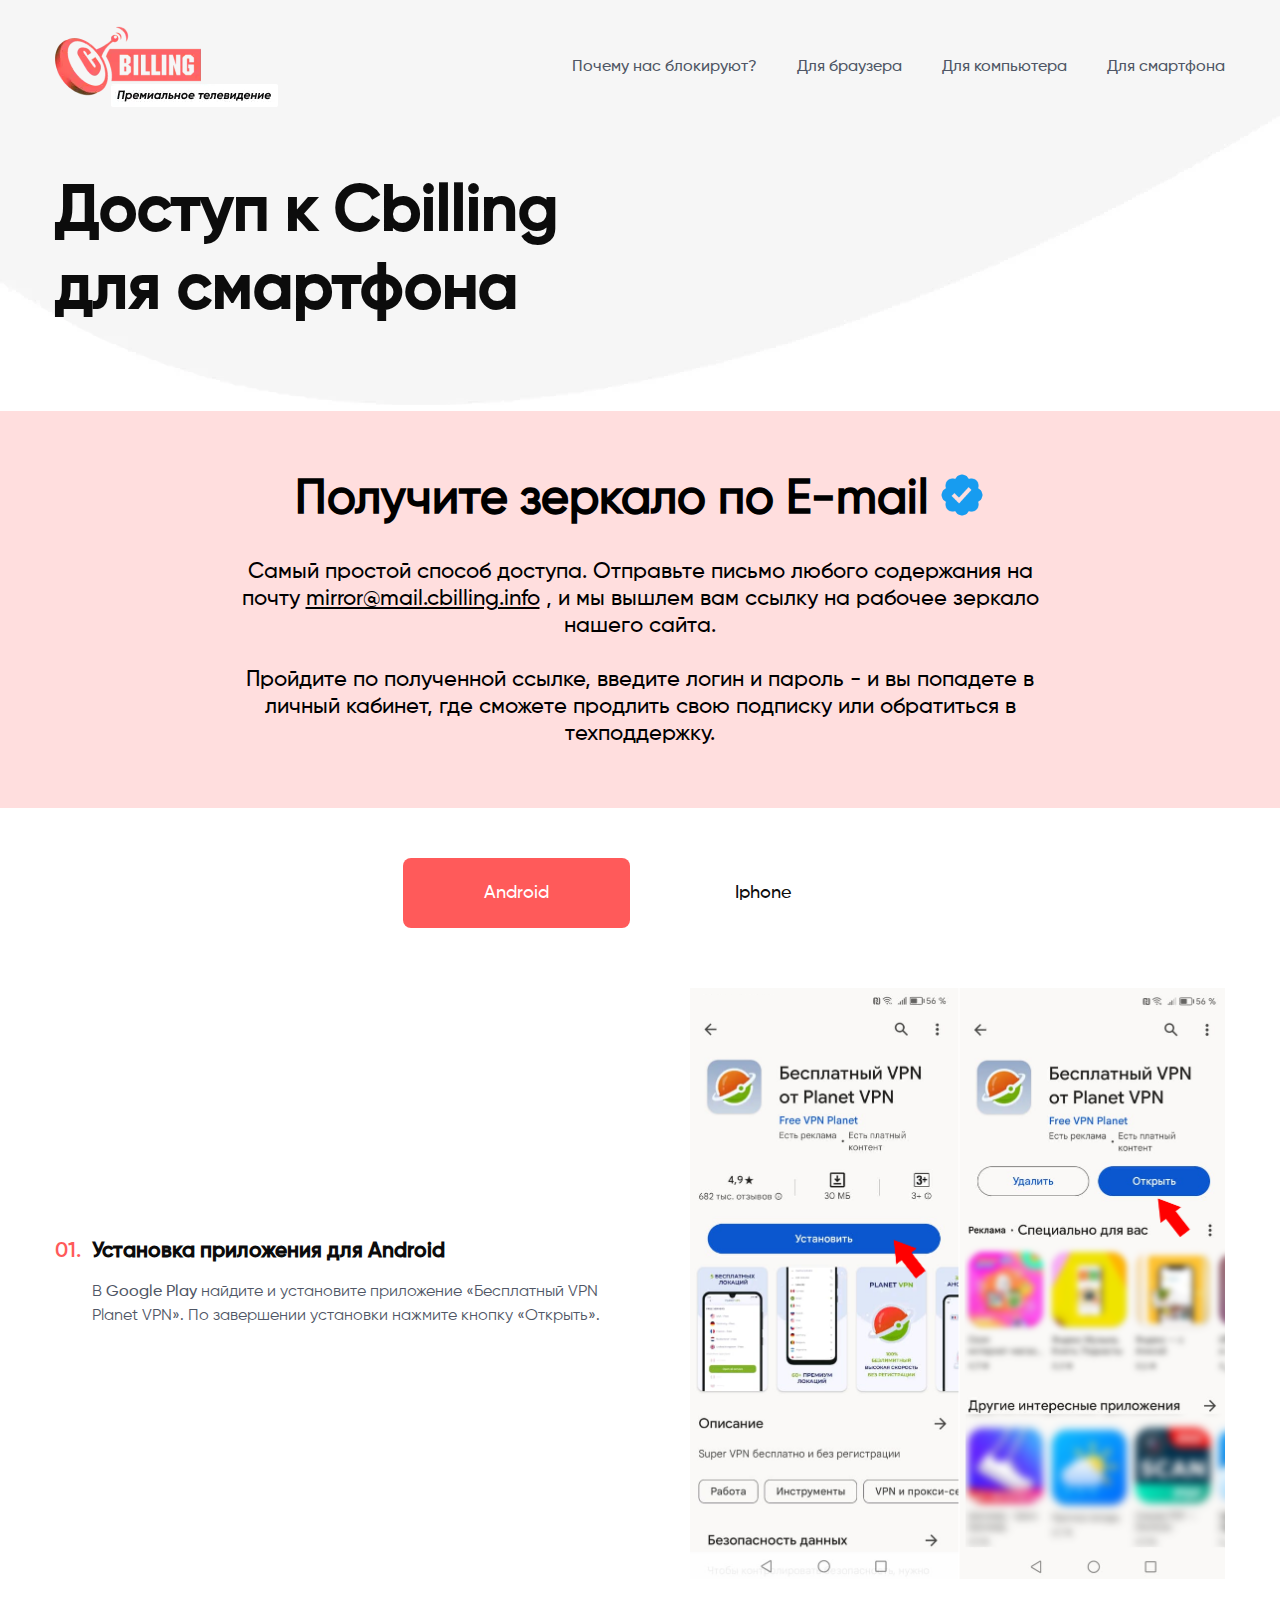
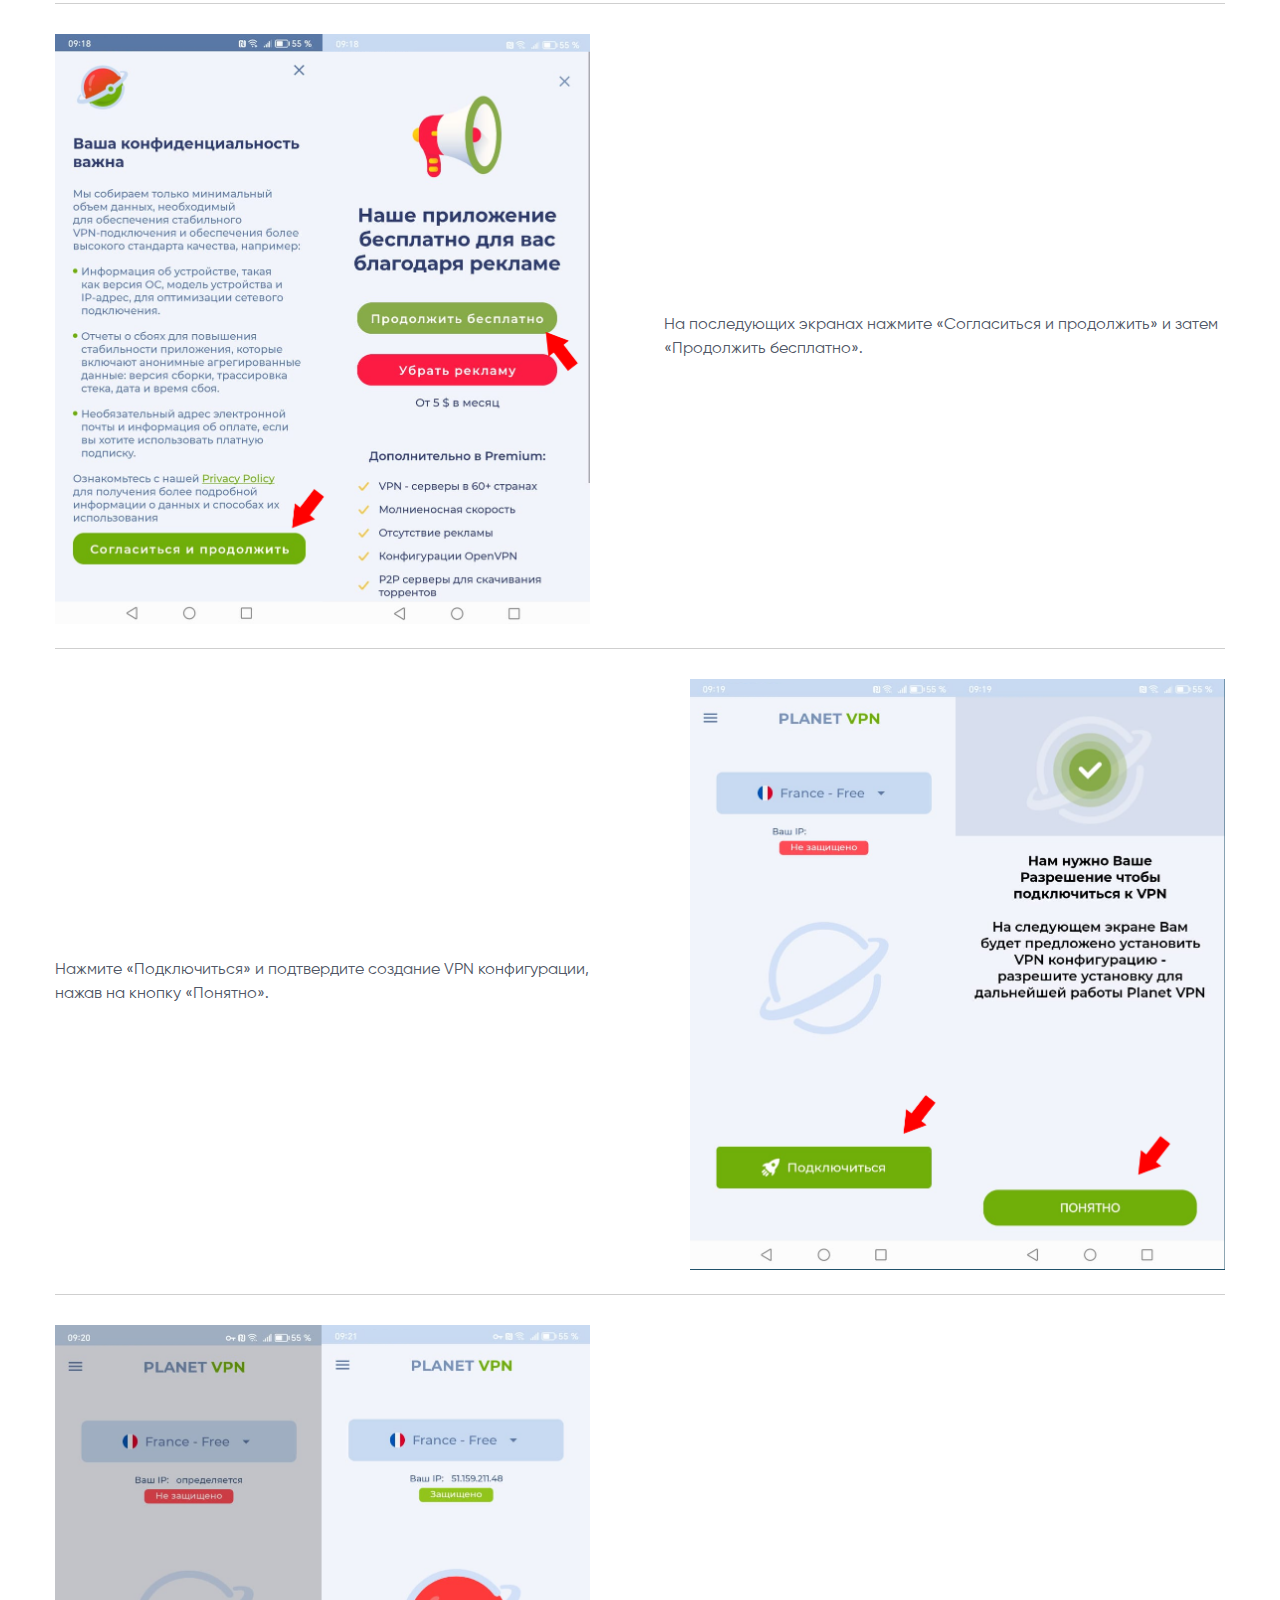
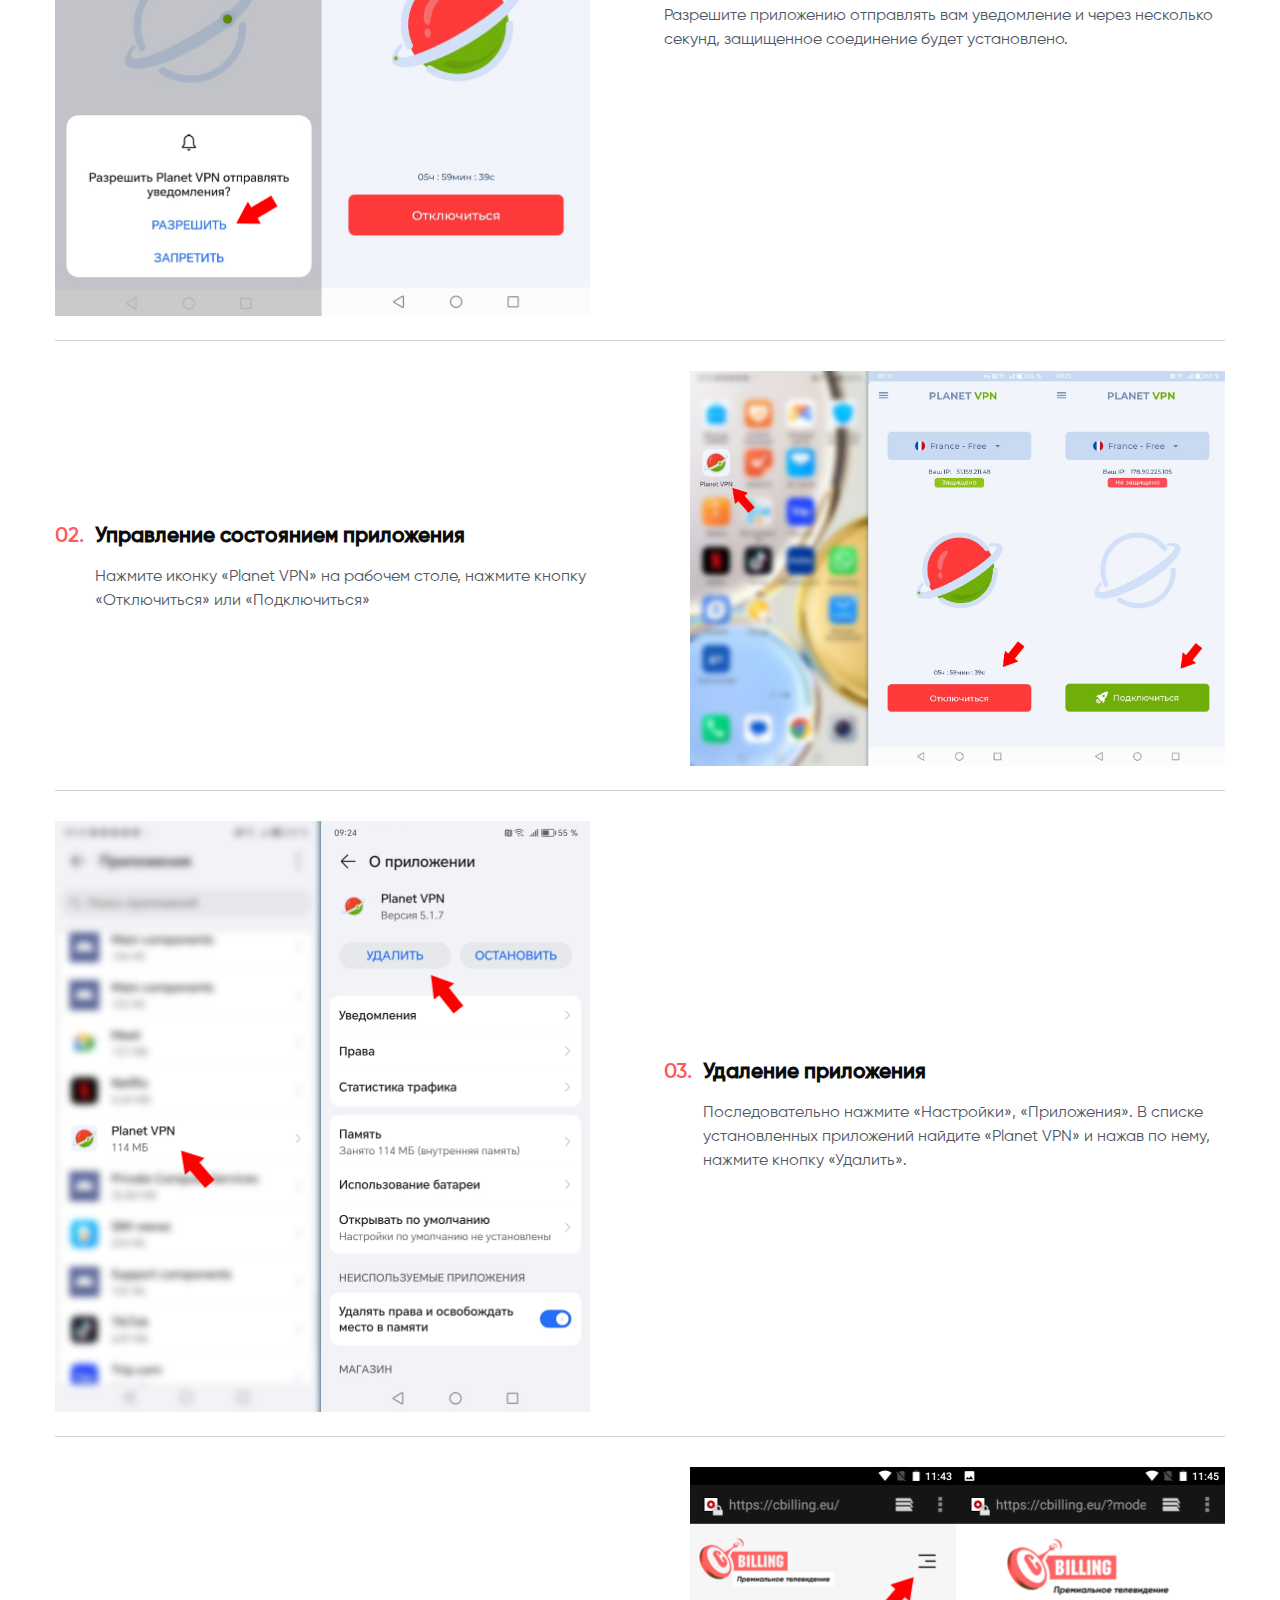
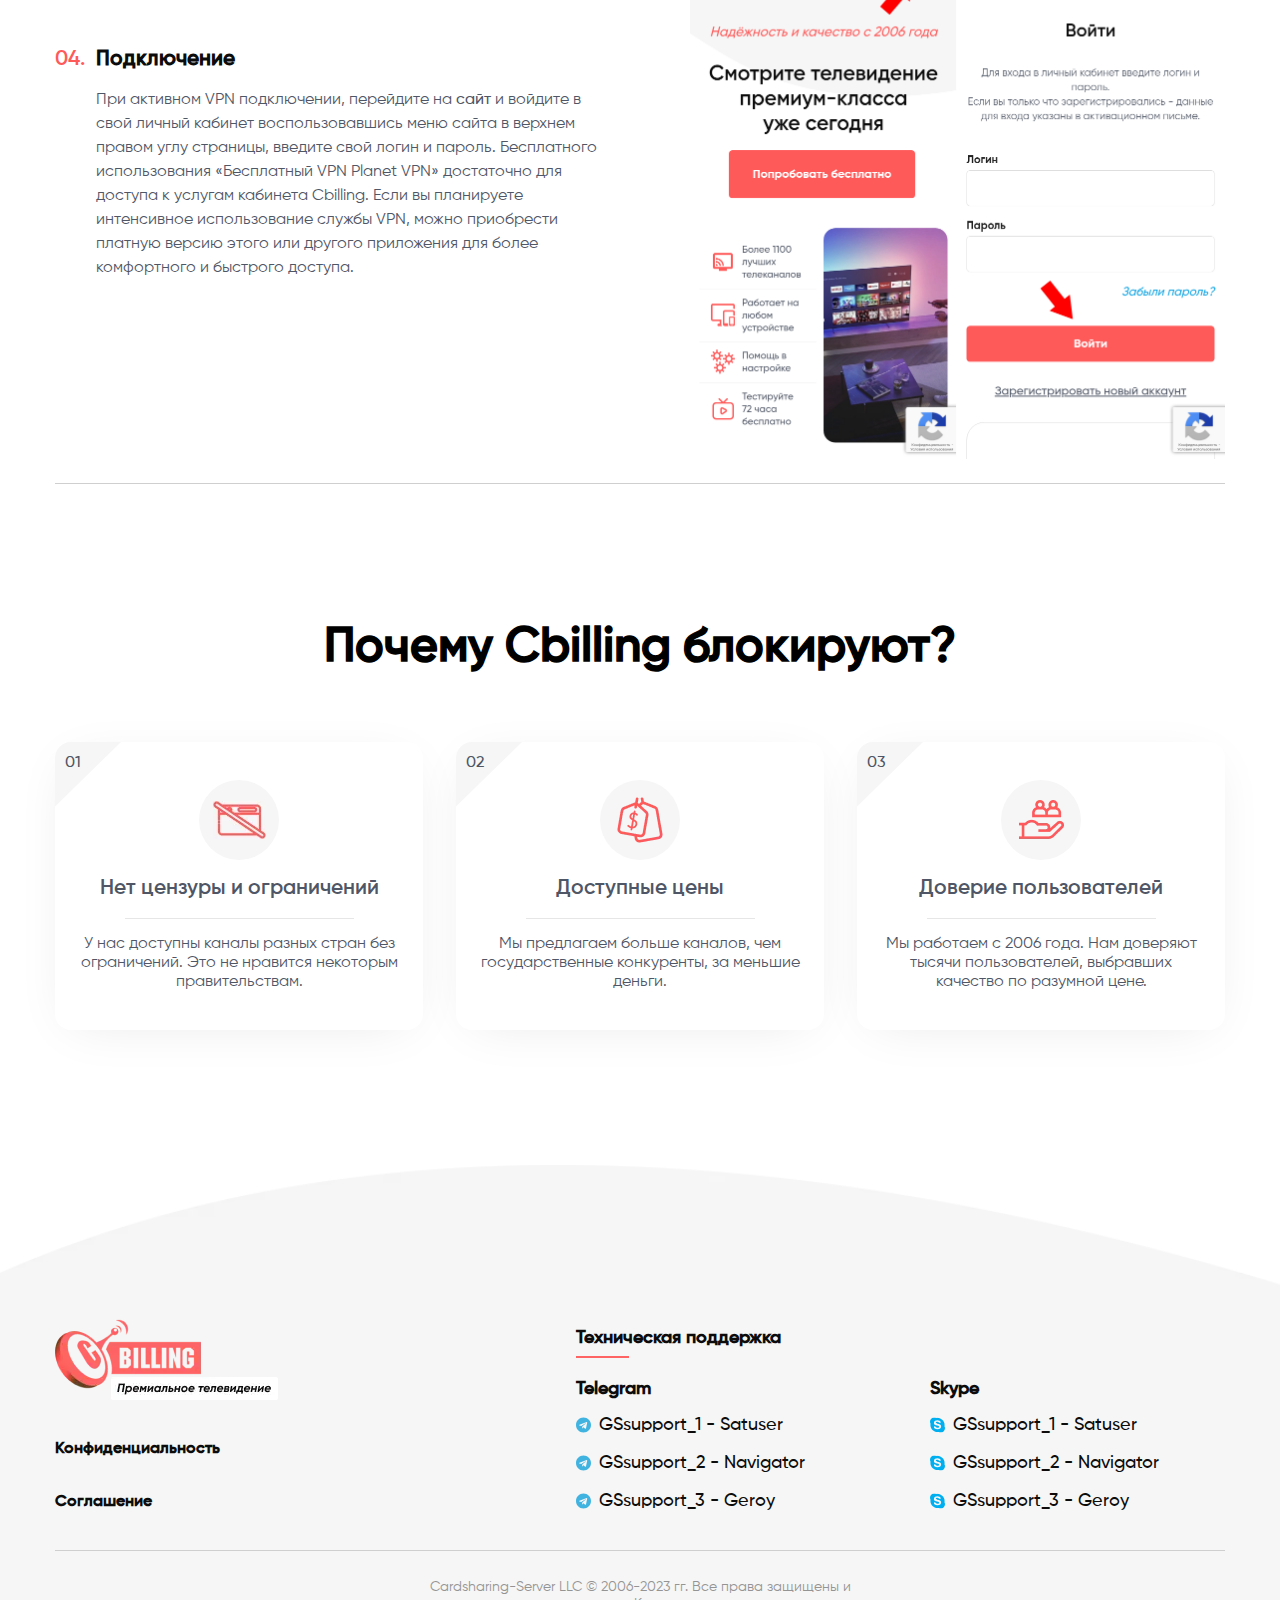
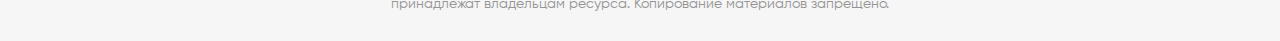
<file: smartphone.html>
<!DOCTYPE html>
<html lang="en">

<head>
    <meta charset="UTF-8">
    <meta name="viewport" content="width=device-width, initial-scale=1.0">
    <meta name="title" content="Как войти в личный кабинет cbilling с телефона.">
    <meta name="description" content="Не работает сайт cbilling? Нет доступа в кабинет сибиллинг? Обойдите блокировку cbilling со смартфона.">
    <link rel="icon" href="img/logo.webp">
    <title>Не работает сайт cbilling? Нет доступа в кабинет сибиллинг? Обойдите блокировку cbilling со смартфона.</title>
    <link rel="stylesheet" href="style.css">
</head>

<body>
    <div class="burger__menu">
        <div class="burger__container">
            <div class="header__logo">
                <a href="index.html"> <img src="img/logo.webp" alt=""> </a>
            </div>
        </div>
        <ul class="burger-list">
            <li class="header__list-item"><a href="#whyWeAreBlocked">Почему нас блокируют?</a></li>
            <li class="header__list-item"><a href="browser.html">Для браузера</a></li>
            <li class="header__list-item"><a href="pc.html">Для компьютера</a></li>
            <li class="header__list-item"><a href="smartphone.html">Для смартфона</a></li>
        </ul>
    </div>
    <header class="header header2">
        <div class="burger">
            <div class="burger-item first"></div>
            <div class="burger-item second"></div>
            <div class="burger-item last"></div>
        </div>
        <div class="container">
            <div class="header__container">
                <div class="header__logo">
                    <a href="index.html"> <img src="img/logo.webp" alt=""> </a>
                </div>
                <ul class="header__list">
                    <li class="header__list-item"><a href="#whyWeAreBlocked">Почему нас блокируют?</a></li>
                    <li class="header__list-item"><a href="browser.html">Для браузера</a></li>
                    <li class="header__list-item"><a href="pc.html">Для компьютера</a></li>
                    <li class="header__list-item"><a href="smartphone.html">Для смартфона</a></li>
                </ul>
            </div>
            <h1 style="margin-top:  60px;"> Доступ к Cbilling для смартфона</h1>

        </div>
    </header>
<section style="margin: 0 0 50px;" id="mirrorWithEmail">
    <div class="container">
        <h2>Получите зеркало по E-mail <img width="48px" height="48px" src="./img/verificate.png" alt=""></h2>
        <div>
            Самый простой способ доступа. Отправьте письмо любого содержания на почту <a href="email:mirror@mail.cbilling.info">mirror@mail.cbilling.info</a> , и мы вышлем вам ссылку на рабочее зеркало нашего сайта. 
            <br>
            <br>
            Пройдите по полученной ссылке, введите логин и пароль - и вы попадете в личный кабинет, где сможете продлить свою подписку или обратиться в техподдержку.
        </div>
    </div>
</section>
    <div class="container">


            <div class="howToGetAccess_names howToGetAccess_names2">
                <div class="howToGetAccess_name howToGetAccess_name-active">Android</div>
                <div class="howToGetAccess_name">Iphone</div>
            </div>



            <div class="howToGet__firefox howToGet__firefox-active">



                <div class="howToGetAccess_photosBlock">
                    <div>
                        <div class="howToGetAcces_texts">
                            <div>
                                <span>01.</span>
                            </div>
                            <div>
                                <h3>Установка приложения для Android
                                </h3>

                                <p>
                                    В <a href="https://play.google.com/store/apps/details?id=com.freevpnplanet&hl=ru"> Google Play</a> найдите и установите приложение «Бесплатный VPN Planet VPN».
                                    По завершении установки нажмите кнопку «Открыть».



                                </p>
                            </div>
                        </div>
                    </div>


                    <img width="535px" src="./img/android/001.webp" alt="">
                </div>



                <div class="howToGetAccess_photosBlock">
                    <img width="535px" src="./img/android/002.webp" alt="">

                    <div>
                        <div class="howToGetAcces_texts">

                            <p>
                                На последующих экранах нажмите «Согласиться и продолжить» и затем «Продолжить
                                бесплатно».
                            </p>
                        </div>
                    </div>
                </div>



                <div class="howToGetAccess_photosBlock">

                    <div>
                        <div class="howToGetAcces_texts">

                            <div>


                                <p>
                                    Нажмите «Подключиться» и подтвердите создание VPN конфигурации, нажав на кнопку
                                    «Понятно».

                                </p>
                            </div>
                        </div>
                    </div>

                    <img width="535px" src="./img/android/003.webp" alt="">

                </div>

                <div class="howToGetAccess_photosBlock">
                    <img width="535px" src="./img/android/004.webp" alt="">

                    <div>
                        <div class="howToGetAcces_texts">

                            <div>

                                <p>Разрешите приложению отправлять вам уведомление и через несколько секунд, защищенное
                                    соединение будет установлено.

                                </p>
                            </div>
                        </div>
                    </div>


                </div>


                <div class="howToGetAccess_photosBlock">

                    <div>
                        <div class="howToGetAcces_texts">
                            <div>
                                <span>02.</span>
                            </div>
                            <div>
                                <h3>Управление состоянием приложения
                                </h3>

                                <p>
                                    Нажмите иконку «Planet VPN» на рабочем столе, нажмите кнопку «Отключиться» или
                                    «Подключиться»
                                </p>
                            </div>
                        </div>
                    </div>
                    <img width="535px" src="./img/android/005.webp" alt="">


                </div>






                <div class="howToGetAccess_photosBlock">
                    <img width="535px" src="./img/android/006.webp" alt="">
                    <div>
                        <div class="howToGetAcces_texts">
                            <div>
                                <span>03.</span>
                            </div>
                            <div>
                                <h3>Удаление приложения</h3>

                                <p>
                                    Последовательно нажмите «Настройки», «Приложения». В списке установленных приложений
                                    найдите «Planet VPN» и нажав по нему, нажмите кнопку «Удалить».

                                </p>
                            </div>
                        </div>
                    </div>


                </div>



                <div class="howToGetAccess_photosBlock">

                    <div>
                        <div class="howToGetAcces_texts">
                            <div>
                                <span>04.</span>
                            </div>
                            <div>
                                <h3>Подключение</h3>

                                <p>
                                    При активном VPN подключении, перейдите на  <a href=" https://cbilling.eu">
                                        сайт</a> и войдите в свой
                                    личный кабинет воспользовавшись меню сайта в верхнем правом углу страницы, введите
                                    свой
                                    логин и пароль.
                                    Бесплатного использования «Бесплатный VPN Planet VPN» достаточно для доступа к
                                    услугам
                                    кабинета Cbilling.
                                    Если вы планируете интенсивное использование службы VPN, можно приобрести платную
                                    версию
                                    этого или другого приложения для более комфортного и быстрого доступа.
                                </p>
                            </div>
                        </div>
                    </div>

                    <img width="535px" src="./img/android/007.webp" alt="">

                </div>
            </div>
            <div class="howToGet__firefox">

                <div class="howToGetAccess_photosBlock">

                    <div>
                        <div class="howToGetAcces_texts">
                            <div>
                                <span>01.</span>
                            </div>
                            <div>
                                <h3>Установка приложения для iPhone </h3>

                                <p>
                                    В <a href="https://apps.apple.com/ru/app/%D0%B1%D0%B5%D1%81%D0%BF%D0%BB%D0%B0%D1%82%D0%BD%D1%8B%D0%B9-vpn-%D0%BE%D1%82-planet-vpn/id1410235921">App Store </a> найдите и установите приложение «Free VPN Proxy by Planet VPN».
                                    По завершении установки нажмите кнопку «Open».

                                </p>
                            </div>
                        </div>
                    </div>

                    <img width="535px" src="./img/iphone/001.webp" alt="">

                </div>

                <div class="howToGetAccess_photosBlock">
                    <img width="535px" src="./img/iphone/003.webp" alt="">

                    <div>
                        <div class="howToGetAcces_texts">
                            <div>
                                <span>02.</span>
                            </div>
                            <div>
                                <h3>Активация</h3>

                                <p>
                                    Нажмите последовательно «Согласиться и продолжить» и далее «Продолжить бесплатно»

                                </p>
                            </div>
                        </div>
                    </div>


                </div>


                <div class="howToGetAccess_photosBlock">

                    <div>
                        <div class="howToGetAcces_texts">

                            <div>

                                <p>

                                    Разрешите приложению добавление службы VPN и далее нажмите кнопку «Подключиться»

                                </p>
                            </div>
                        </div>
                    </div>
                    <img width="535px" src="./img/iphone/004.webp" alt="">


                </div>

                <div class="howToGetAccess_photosBlock">
                    <img width="535px" src="./img/iphone/005.webp" alt="">

                    <div>
                        <div class="howToGetAcces_texts">

                            <div>

                                <p>

                                    Приложение уведомит вас о вносимых им изменениях, нажмите кнопку «Понятно», а затем
                                    еще раз кнопку «Разрешить»

                                </p>
                            </div>
                        </div>
                    </div>


                </div>

                <div class="howToGetAccess_photosBlock">

                    <div>
                        <div class="howToGetAcces_texts">
                            <div>
                                <span>03.</span>
                            </div>
                            <div>
                                <h3>Управление подключением </h3>

                                <p>
                                    В любой момент можно отключать VPN подключение или включать его снова.

                                </p>
                            </div>
                        </div>
                    </div>

                    <img width="535px" src="./img/iphone/006.webp" alt="">

                </div>


                <div class="howToGetAccess_photosBlock">
                    <img width="535px" src="./img/iphone/007.webp" alt="">

                    <div>
                        <div class="howToGetAcces_texts">
                            <div>
                                <span>04.</span>
                            </div>
                            <div>
                                <h3>Удаление приложения </h3>

                                <p>
                                    Найдите иконку приложения на одном из экранов iPhone и осуществите по ней длительное
                                    касание, откроется контекстное меню с вариантами действий над приложением, нажмите
                                    последовательно «Удалить приложение» и затем «Удалить». Приложение будет
                                    деинсталлировано.

                                </p>
                            </div>
                        </div>
                    </div>


                </div>
                <div class="howToGetAccess_photosBlock">

                    <div>
                        <div class="howToGetAcces_texts">
                            <div>
                                <span>05.</span>
                            </div>
                            <div>
                                <h3>Подключение</h3>

                                <p>
                                    При активном VPN подключении, перейдите на  <a href="
                                    https://cbilling.eu">
                                    сайт
                                    </a> и войдите в свой
                                    личный кабинет воспользовавшись меню сайта в верхнем правом углу страницы, введите
                                    свой логин и пароль.
                                    Бесплатного использования «Free VPN Proxy by Planet VPN» достаточно для доступа к
                                    услугам кабинета Cbilling.
                                    Если вы планируете интенсивное использование службы VPN, можно приобрести платную
                                    версию этого или другого приложения для более комфортного и быстрого доступа.

                                </p>
                            </div>
                        </div>
                    </div>

                    <img width="535px" src="./img/iphone/008.webp" alt="">
                </div>
            </div>
        </div>


    </div>


    
    <section id="whyWeAreBlocked">
        <div class="container">
            <h2>Почему Cbilling блокируют?</h2>


            <div class="whyWeAreBlocked__main">
                <div class="whyWeAreBlocked__el">
                    <div class="whyWeAreBlocked__el_svg">
                        <svg xmlns="http://www.w3.org/2000/svg" width="66" height="65" viewBox="0 0 66 65" fill="none">
                            <path d="M0 0V64.5L66 0H0Z" fill="#F6F6F6" />
                        </svg>
                        <p>01</p>
                    </div>

                    <div class="whyWeAreBlocked_centerIcon">
                        <img src="./img/icon1.webp" alt="">
                    </div>

                    <p> Нет цензуры и ограничений</p>
                    <div class="whyWeAre__line"></div>
                    <span>У нас доступны каналы разных стран без ограничений. Это не нравится некоторым
                        правительствам.</span>
                </div>

                <div class="whyWeAreBlocked__el">
                    <div class="whyWeAreBlocked__el_svg">
                        <svg xmlns="http://www.w3.org/2000/svg" width="66" height="65" viewBox="0 0 66 65" fill="none">
                            <path d="M0 0V64.5L66 0H0Z" fill="#F6F6F6" />
                        </svg>
                        <p>02</p>

                    </div>

                    <div class="whyWeAreBlocked_centerIcon">
                        <img src="./img/icon2.webp" alt="">
                    </div>
                    <p> Доступные цены</p>
                    <div class="whyWeAre__line"></div>
                    <span>Мы предлагаем больше каналов, чем государственные конкуренты, за меньшие деньги.</span>
                </div>

                <div class="whyWeAreBlocked__el">
                    <div class="whyWeAreBlocked__el_svg">
                        <svg xmlns="http://www.w3.org/2000/svg" width="66" height="65" viewBox="0 0 66 65" fill="none">
                            <path d="M0 0V64.5L66 0H0Z" fill="#F6F6F6" />
                        </svg>
                        <p>03</p>
                    </div>

                    <div class="whyWeAreBlocked_centerIcon">
                        <img src="./img/icon3.webp" alt="">
                    </div>

                    <p>Доверие пользователей</p>
                    <div class="whyWeAre__line"></div>
                    <span>Мы работаем с 2006 года. Нам доверяют тысячи пользователей, выбравших качество по разумной
                        цене.</span>
                </div>
            </div>
        </div>

    </section>

  
    <footer class="footer">
        <div class="container">
            <div class="footer__container">
                <div class="footer__logo">
                    <a href="index.html"><img src="img/logo.webp" alt=""></a>
                    <a href="#">Конфиденциальность</a>
                    <a href="#">Соглашение</a>
                </div>
                <div class="footer__lists">
                    <ul class="footer__list">
                        <h5 class="footer__technic">Техническая поддержка</h5>
                        <div class="underscore"></div>
                        <h6 class="footer__name">Telegram</h6>
                        <ul class="main__list">
                            <a href="https://t.me/GSsupport_1">
                                <img src="img/telegram.svg" alt="">
                                <p>GSsupport_1 - Satuser</p>
                            </a>
                            <a href="https://t.me/GSsupport_2">
                                <img src="img/telegram.svg" alt="">
                                <p>GSsupport_2 - Navigator</p>
                            </a>
                            <a href="https://t.me/GSsupport_3">
                                <img src="img/telegram.svg" alt="">
                                <p>GSsupport_3 - Geroy</p>
                            </a>
                        </ul>
                    </ul>
                    <ul class="footer__list footer__be-bottom">
                        <h6 class="footer__name">Skype</h6>
                        <ul class="main__list">
                            <a href="skype:GSsupport_1?call">
                                <img src="img/skype.svg" alt="">
                                <p>GSsupport_1 - Satuser</p>
                            </a>
                            <a href="skype:GSsupport_2?call">
                                <img src="img/skype.svg" alt="">
                                <p>GSsupport_2 - Navigator</p>
                            </a>
                            <a href="skype:GSsupport_3?call">
                                <img src="img/skype.svg" alt="">
                                <p>GSsupport_3 - Geroy</p>
                            </a>
                        </ul>
                    </ul>

                </div>
            </div>
            <div class="footer__underscore"></div>
            <div class="footer__rights">
                <p class="footer__right">Cardsharing-Server LLC © 2006-2023 гг. Все права защищены и принадлежат
                    владельцам ресурса. Копирование материалов запрещено.</p>
            </div>
        </div>
    </footer>

    <script src="./script.js"></script>
</body>

</html>
</file>
<file: style.css>
@font-face {
    font-family: 'Gilroy400';
    src: url(./gilroy/Gilroy-Regular.ttf);
}
@font-face {
    font-family: 'Gilroy500';
    src: url(./gilroy/Gilroy-Medium.ttf);
}
@font-face {
    font-family: 'Gilroy600';
    src: url(./gilroy/Gilroy-SemiBold.ttf);
}
@font-face {
    font-family: 'Gilroy700';
    src: url(./gilroy/Gilroy-Bold.ttf);
}
* {
    box-sizing: border-box;
    padding: 0;
    margin: 0;
    text-decoration: none;
    list-style: none;
    border: none;
    font-family: 'Gilroy500';
    scroll-behavior: smooth;
}
.header a {
    color: #4F5665;
    font-size: 16px;
    font-weight: 500;
}

.header {
    background-image: url(img/theme.webp);
    background-repeat: no-repeat;
    background-size: 100%;
    background-position: center 0%;
    padding-bottom: 230px;
}

.container {
    max-width: 1170px;
    margin: 0 auto;
}

.header__container {
    display: flex;
    justify-content: space-between;
    align-items: center;
    padding-top: 22px;
}

.header__list {
    display: flex;
    gap: 40px;
}

.header__content {
    display: flex;
    justify-content: space-between;
    padding-top: 15px;
}

h1 {
    color: #0C0C0C;
    font-size: 64px;
    font-family: 'Gilroy600';
    max-width: 521px;
    font-weight: 600;
    padding-bottom: 32px;
}

.header__content-info {
    display: flex;
    flex-direction: column;
    justify-content: center;
    align-items: flex-start;
    max-width: 521px;
    color: #4F5665;
    font-size: 18px;
    font-weight: 500;
    padding-bottom: 49px;
}

.header__content-italic {
    color: #FF5A5A;
    font-size: 24px;
    font-style: italic;
    font-weight: 500;
    line-height: normal;
    padding-bottom: 57px;
}

.header__button {
    padding: 24px 32px;
    background: #FF5A5A;
    border-radius: 8px;
    cursor: pointer;
    font-family: 'Gilroy600';
    color: #FFF;
    font-size: 18px;
}

.about__us {
    background: #F6F6F6;
    padding: 66px 0 80px 0;
}

.about__us-container {
    display: flex;
    justify-content: space-between;
}

.about__us-img {
    position: relative;
    width: 540px;
    height: auto;
}

.about__us-top {
    position: absolute;
    top: -28px;
    left: 0;
    width: 313px;
    height: auto;
    z-index: 0;
}

.about__us-bottom {
    position: absolute;
    right: 0;
    bottom: -40px;
    width: 313px;
    z-index: 0
}

.about__us-main {
    color: #0C0C0C;
    font-size: 48px;
    font-family: 'Gilroy600';
    padding-bottom: 32px;
}
#mirrorWithEmail {
    padding: 60px 0 60px;
    background-color: rgba(255,90,90,.2);

}
#mirrorWithEmail a{
    color: black;
    text-decoration: underline;
}
#mirrorWithEmail h2{
    text-align: center;
    font-size: 48px;
    display: flex;
    /* align-items: center; */
    gap: 9px;
    justify-content: center;
    padding-bottom: 30px;    
}
#mirrorWithEmail .container div{
    width: 800px;
    margin: auto;
    font-size: 22px;
    text-align: center;
}
.about__us-info {
    display: inline-block;
    max-width: 565px;
    color: #4F5665;
    font-size: 18px;
    font-weight: 500;
    line-height: 134.698%;
}

.about__us-experience {
    position: absolute;
    padding: 42px 0;
    border-radius: 16px;
    background: #FF5A5A;
    width: 184px;
    height: 188px;
    z-index: 20;
    top: 50%;
    left: 50%;
    transform: translate(-50%, -50%);
    display: flex;
    align-items: center;
    justify-content: center;
    flex-direction: column;
    gap:2px;
}

.main__experience {
    color: #FFF;
    font-size: 60px;
    font-family: 'Gilroy700';
    font-weight: 700;
    letter-spacing: 1.179px;
    text-transform: uppercase;
}

.time__experience {
    color: #FFF;
    text-align: center;
    font-family: 'Gilroy700';
    font-size: 20px;
    font-style: normal;
    line-height: 25.5px;
    letter-spacing: 1px;
    text-transform: uppercase;
}

.safety {
    padding: 120px 0;
}

.safety__container {
    display: flex;
    justify-content: space-between;
    gap: 121px;
}

.safety__info {
    display: flex;
    flex-direction: column;
    justify-content: center;
}

.footer__logo {
    display: flex;
    flex-direction: column;
    gap: 33px;
}

.safety__title {
    margin-bottom: 32px;
    color: #0C0C0C;
    font-size: 48px;
    font-family: 'Gilroy600';
    width: 350px;
}

.safety__info-text {
    color: #4F5665;
    width: 470px;
    font-size: 18px;
    font-style: normal;
    font-weight: 500;
    line-height: 134.698%;
}

.footer {
    padding-top: 150px;
    background-image: url(img/bottom-theme.webp);
    background-repeat: no-repeat;
    background-size: cover;
    background-position: center 0%;
}

.footer a {
    color: #0C0C0C;
    font-size: 16px;
    font-weight: 600;
    font-family: 'Gilroy600';
}

.footer__container {
    display: flex;
    justify-content: space-between;
    padding-right: 66px;
}

.footer__lists {
    display: flex;
    justify-content: space-between;
    align-items: flex-end;
    gap: 125px;
}

.footer__list {
    display: flex;
    flex-direction: column;
}

.footer__list a {
    display: flex;
    gap: 8px;
}
.safety button{
    padding: 15px 20px;
    color: #FF5A5A;
    background: white;
    border: 2px solid #FF5A5A;
    /* font-weight: 500; */
    font-size: 25px;
    font-family: 'Gilroy600';
    display: block;
    margin: 50px auto 0;
    cursor: pointer;
    border-radius: 4px;
}
.underscore {
    width: 52.5px;
    height: 2px;
    background: #FF6464;
    margin: 7px 0 20px;
}

.footer__technic {
    color: #0C0C0C;
    font-family: 'Gilroy600';
    font-size: 18px;
    font-weight: 600;
}

.footer__name {
    margin-bottom: 14px;
    color: #0C0C0C;
    font-size: 18px;
    font-family: 'Gilroy600';

    font-weight: 600;
}

.footer__list a {
    color: #0C0C0C;
    font-size: 18px;
    font-family: 'Gilroy400';
    font-weight: 400;
    
}

.footer__be-bottom {
    justify-content: center;
}

.main__list {
    display: flex;
    flex-direction: column;
    gap: 16px;
}

.footer__underscore {
    width: 100%;
    background: #CFCFCF;
    height: 1px;
    margin: 38px 0 28px 0;
}

.footer__rights {
    display: flex;
    justify-content: center;
    padding-bottom: 28px;
}

.footer__right {
    color: #949494;
    text-align: center;
    font-size: 14px;
    font-weight: 400;
    font-family: 'Gilroy400';
    max-width: 500px;
}

#HowToGetAccess {
    padding-top: 100px;
    background: #F6F6F6;
}

#HowToGetAccess h2 {
    text-align: center;
    color: #0C0C0C;
    font-family: 'Gilroy600';
    font-size: 48px;
    font-weight: 600;
}

.howToGetAccess_names {
    display: flex;
    align-items: center;
    margin: 50px 0 60px;
    justify-content: center;
    gap: 20px;
}

.howToGetAccess_name {
    border-radius: 8px;
    background: white;
    cursor: pointer;
    padding: 24px 0;
    width: 227px;
    font-size: 18px;
    color: #0C0C0C;
    text-align: center;
}

.howToGetAccess_name-active {
    background: #FF5A5A;
    color: white;
}

.HowToGetAccess__chrome {
    display: flex;
    flex-direction: column;
    display: none;
    gap: 50px;
}

.HowToGetAccess-active {
    display: flex;
}

.howToGet__chrome2 {
    display: none;
}

.howToGet__chrome2-active {
    display: block;
}

.howToGetAccess_photosBlock {
    display: flex;
    align-items: center;
    justify-content: space-between;
    padding-bottom: 24px;
    border-bottom: 1px solid #CFCFCF;
}

.howToGetAcces_texts {
    max-width: 561px;
    display: flex;
    gap: 11px;
    align-items: flex-start;
}

.howToGetAcces_texts span {
    font-family: 'Gilroy600';
    color: #FF5A5A;
    font-size: 21px;
}

.howToGetAcces_texts h3 {
    font-size: 21px;
    font-family: 'Gilroy600';
    color: #0C0C0C;
}

.howToGetAcces_texts p {
    color: #4F5665;
    font-family: 'Gilroy400';

    font-size: 16px;
    line-height: 24px;
    margin-top: 15px;
}

.howToGetAccess_photosBlock2 {
    padding-bottom: 40px;
}

.howToGet__chrome2 {
    background-color: white;
    padding-top: 50px;
    background-image: url(./img/backgroundKlor.webp);
    background-repeat: no-repeat;
    background-position-y: 100%;
    background-position-x: center;
}

.howToGet__chrome2 .howToGetAccess_photosBlock {
    border: none;
}
.howToGet__firefox{
    display: none;
    flex-direction: column;
    gap: 30px;
}

.howToGet__firefox-active{
    display: flex;
}
.header2{
    padding-bottom: 50px;   
}
.safety2{
    padding: 50px 0;
}
.howToGetAccessPC{
    display: flex;
    flex-direction: column;
    gap: 30px;
}
.howToGet__lastText {
    margin-top: 20px;
    padding-bottom: 100px;
}

.howToGet__lastText h3 {
    font-size: 32px;
    text-align: center;
    font-family: 'Gilroy600';
    color: #0C0C0C;
}

.howToGetAcces_texts a {
    color: #4F5665;
}

.howToGet__lastText p {
    font-size: 21px;
    color: #0C0C0C;
    text-align: center;

}

.howToGet__lastText a {
    color: #FF5A5A;
    text-decoration: none;
    font-size: 21px;
    text-align: center;
}

.howToGet_block2 span {
    max-width: 494px;
    padding: 15px 0 32px;
    color: #4F5665;
    font-family: 'Gilroy400';
    font-size: 16px;
    display: block;
}

.howToGet_block2 p {
    font-size: 21px;
    font-family: 'Gilroy600';
    color: #0C0C0C;

}

.howToGet__chrome2 .howToGetAcces_texts {
    max-width: 100%;
}

.howToGet__lastText h3 {
    padding-bottom: 10px;
}

#whyWeAreBlocked {
    padding: 135px 0;
}

#whyWeAreBlocked h2 {
    font-size: 48px;
    text-align: center;
    font-family: 'Gilroy600';
    padding-bottom: 64px;
}

.whyWeAreBlocked__main {
    display: flex;
    gap: 33px;
}

.whyWeAreBlocked__el {
    width: 370px;
    padding: 38px 20px;
    display: flex;
    flex-direction: column;
    cursor: pointer;
    align-items: center;
    border-radius: 16px;
    background: #FFF;
    gap: 16px;
    box-shadow: 0px 8px 50px -17px rgba(0, 0, 0, 0.10);
    position: relative;
}
.whyWeAreBlocked__el_svg{
    position: absolute;
    left: 0;
    border-top-left-radius: 16px;
    overflow: hidden;
    top: 0;
}

.whyWeAreBlocked_centerIcon{
    width: 80px;
    height: 80px;
    display: flex;
    align-items: center;
    justify-content: center;
    background: #F6F6F6;
    border-radius: 100%;
}


.whyWeAreBlocked__el p{
    font-size: 21px;
    font-family: 'Gilroy600';
    color: #4F5665;
}

.whyWeAre__line{
    width: 229px;
    height: 1px;
    background: #E6E6E6;
}
.whyWeAreBlocked__el span{
    display: block;
    color: #4F5665;
    font-family: 'Gilroy400';

    text-align: center;
}

.whyWeAreBlocked__el:hover  svg path{
    fill: #FF5A5A;
    transition: .3s;
}
.whyWeAreBlocked__el_svg p{
    position: absolute;
    left: 10px;
    font-family: 'Gilroy500';
    font-size: 16px;
    top: 12px;   
}
.whyWeAreBlocked__el:hover .whyWeAreBlocked_centerIcon{
    background: #FFF1F1 ;
    transition: .3s;
}

.whyWeAreBlocked__el:hover .whyWeAreBlocked__el_svg p{
    color: white ;
    transition: .3s;
}

.burger__menu{
    display: flex;
    width: 100%;
    height: 100vh;
    position: absolute;
    background: white;
    z-index: 50;
    left: -100%;
    top: -100%;
    transition: .3s;
}

.burger__container .header__logo {
    padding-top: 20px;
}

.burger__container {
    display: flex;
    justify-content: space-between;
}

.burger{
    display: flex;
    flex-direction: column;
    justify-content: center;
    gap:6.2px;
    position: absolute;
    right: 20px;
    top: 40px;
    cursor: pointer;
    display: none;
}

.burger__container {
    display: flex;
    justify-content: space-between;
    width: 100%;
    height: 100px;
    padding: 0 22px;
}

.burger-list {
    width: 100%;
    display: flex;
    position: absolute;
    top: 40%;
    left: 50%;
    transform: translate(-50%,-50%);
    gap:25px;
    flex-direction: column;
    align-items: center;
}

.burger-list a {
        color: #4F5665;
    font-size: 20px;
    font-weight: 500;
}

.burger-item {
    width: 34px;
    height: 4px;
    background: black;
    z-index: 200;
    transition: 0.3s;
}

.first-item {
    transform:  translateY(9PX) rotate(45deg);
    transform-origin: center center;
}

.last-item {
    transform: rotate(-45deg);
    transform-origin: center center;
}

.second-item {
    display: none;
}

.burger__add {
    top: 0 !important;
    left: 0 !important;
}

@media screen and (max-width:1160px) {
    .burger {
        display: flex;
    }
    .container{
        max-width: 360px;
    }
    .header__list{
        display: none;
    }
    .header__logo img{
        width: 170px;
    }
    .header{
        padding-bottom: 0;
    }
    #mirrorWithEmail{
        padding-top: 40px;
    }
    #mirrorWithEmail h2{
        font-size: 27px;
    }
    #mirrorWithEmail .container div{
        width: 100%;
        font-size: 16px;
    }
    .header__content{
        flex-direction: column;
    }
    h1{
        font-size: 30px;
    }
    .header__content-img img{
        width: 100%;
    }
    .about__us-container{
        flex-direction: column;
    }
    .about__us-img{
        height: 240px;
        width: 100%;
    }
    .about__us-experience{
        width: 124px;
        height: 124px;
        padding: 10px 0;
    }
    .main__experience{
        font-size: 25px;
    }
    .time__experience{
        font-size: 20px;
    }
    .about__us-main {
        font-size: 30px;
    }
    .about__us-info{
        font-size: 14px;
    }
    .about__us-top,.about__us-bottom{
        width: 180px;
    }
    #whyWeAreBlocked{
        padding: 20px 0;
    }
    .whyWeAreBlocked__main{
        flex-direction: column;
    }
    .whyWeAreBlocked__el{
        width: 100%;
    }
    #whyWeAreBlocked h2{
        font-size: 30px;
        padding-bottom: 24px;
    }
    .about__us{
        padding: 30px 0;
    }
    .whyWeAreBlocked__main{
        gap: 16px;
    }
    #HowToGetAccess{
        padding-top: 30px;
    }
    #HowToGetAccess h2{
        font-size: 30px;
    }
    .howToGetAccess_names{
        margin: 20px 0 30px;
        gap: 8px;
    }
    .howToGetAccess_name{
        font-size: 14px;
        padding: 16px 0;
        width: 111px;
    }
    .howToGetAccess_photosBlock{
        gap: 20px;
        flex-direction: column;
    }
    .howToGetAccess_photosBlock img{
        width: 330px;
    }
    .howToGetAcces_texts{
        max-width: 100%;
        gap: 5px;
    }
    .howToGetAcces_texts p{
        font-size: 13px;
        line-height: 21px;
    }
    .howToGetAcces_texts span{
        font-size: 18px;
    }
    .HowToGetAccess__chrome{
        gap: 30px;
    }
    .howToGetAcces_texts h3{
        font-size: 18px;
    }
    .howToGet__chrome2{
        padding-top: 30px;
    }
    .howToGet__lastText h3{
        font-size: 24px;
    }
    .howToGet__lastText p{
        font-size: 17px;
    }
    .howToGet__lastText{
        padding-bottom: 0;
    }
    .safety{
        padding: 30px 0;
    }
    .safety__title{
        font-size: 30px;
        width: auto;
        margin-bottom: 16px;
    }
    .safety__container{
        flex-direction: column;
        align-items: center;
        gap: 20px;
    }
    .safety__info-text{
        width: auto;
        font-size: 14px;
    }
    .safety img{
        width: 330px;
    }
    .footer__logo{
        flex-direction: row;
        flex-wrap: wrap;
        justify-content: space-between;
        gap: 12px;
    }
    .footer__container{
        padding-right: 12px;
        flex-direction: column;
    }
    .footer__lists{
        margin-top: 12px;
        gap: 20px;
    }
    .footer__list a{
        font-size: 16px;
    }
    .footer__underscore{
        margin: 16px 0;
    }
    .footer__right{
        font-size: 12px;
    }
    .footer{
        padding-top: 0;
    }
    .header__content-italic{
        padding-bottom: 20px;
    }
    .header__content-info{
        padding-bottom: 20px;
    }
    h1{
        padding-bottom: 22px;
    }
    .howToGetAccess_photosBlock2{
        padding-bottom: 25px;
    }
    .howToGetAccess_names2{
        gap: 50px;
    }
    
}
</file>
